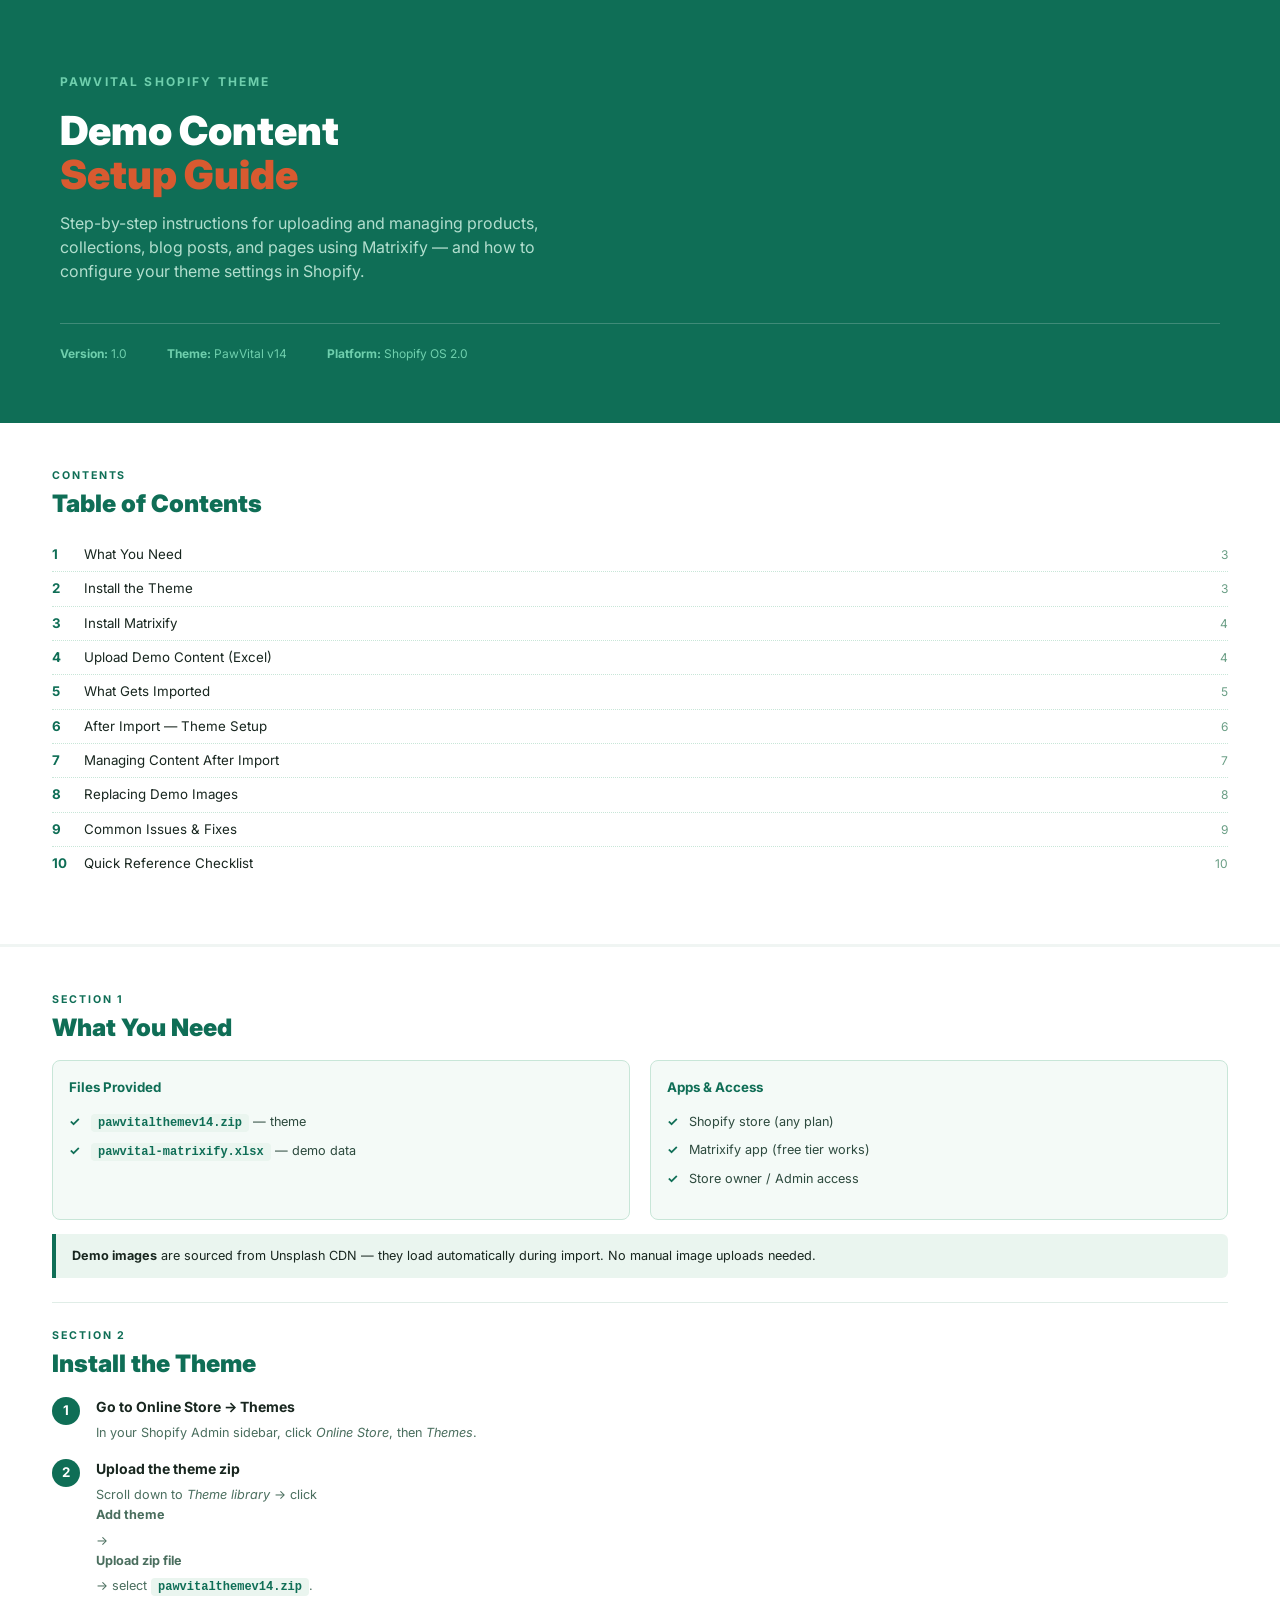
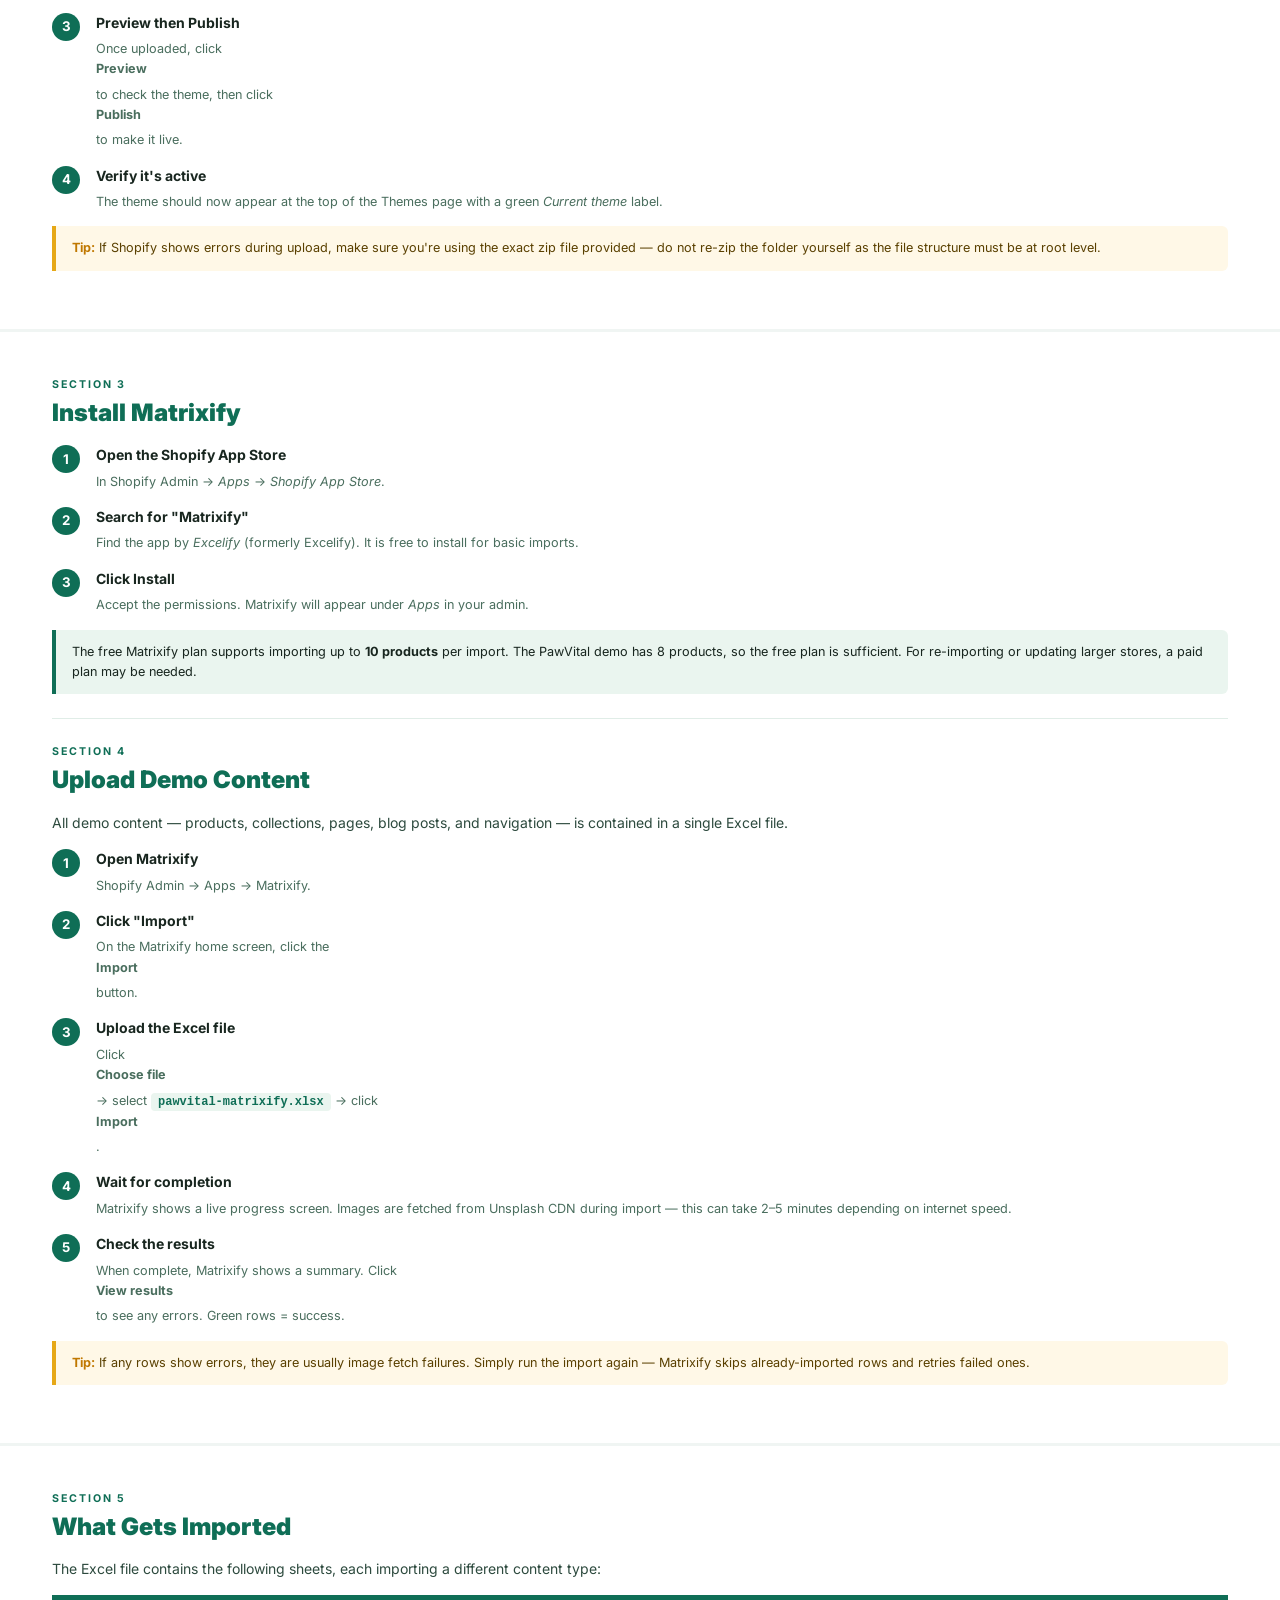
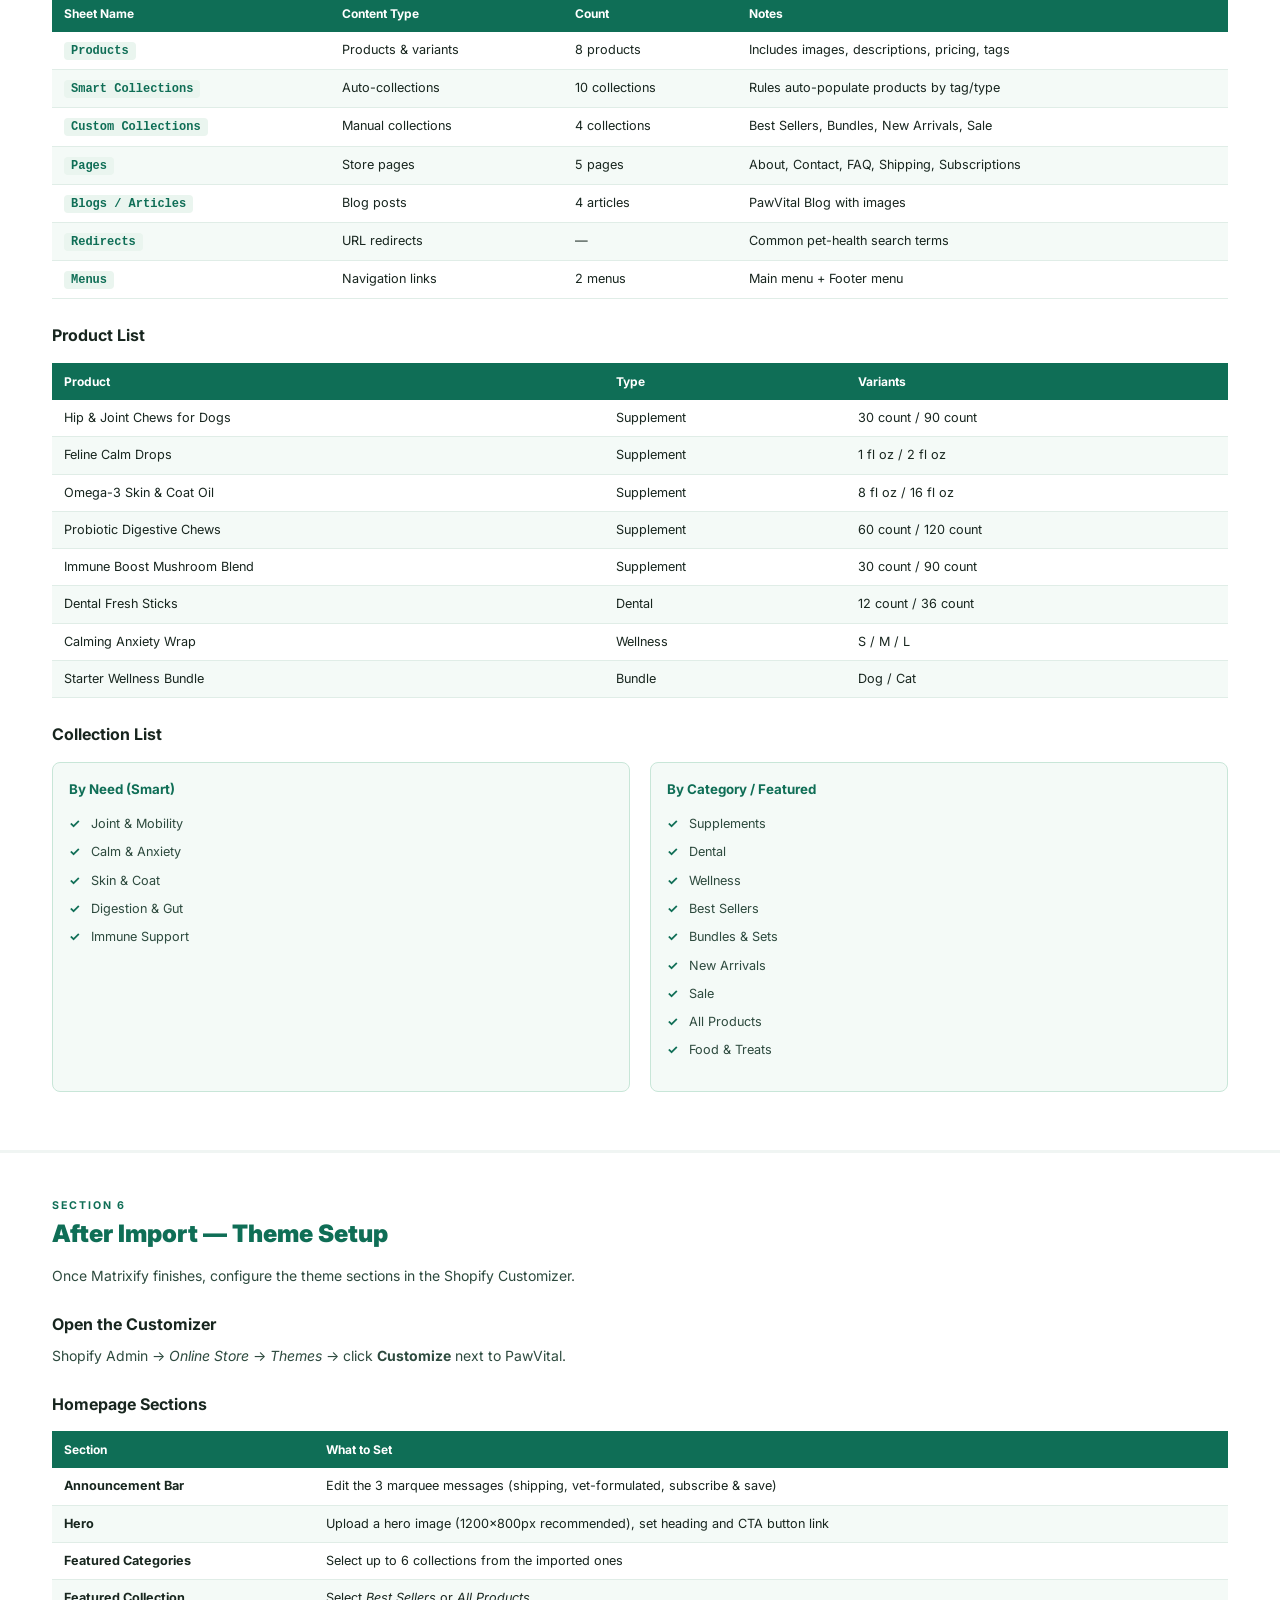
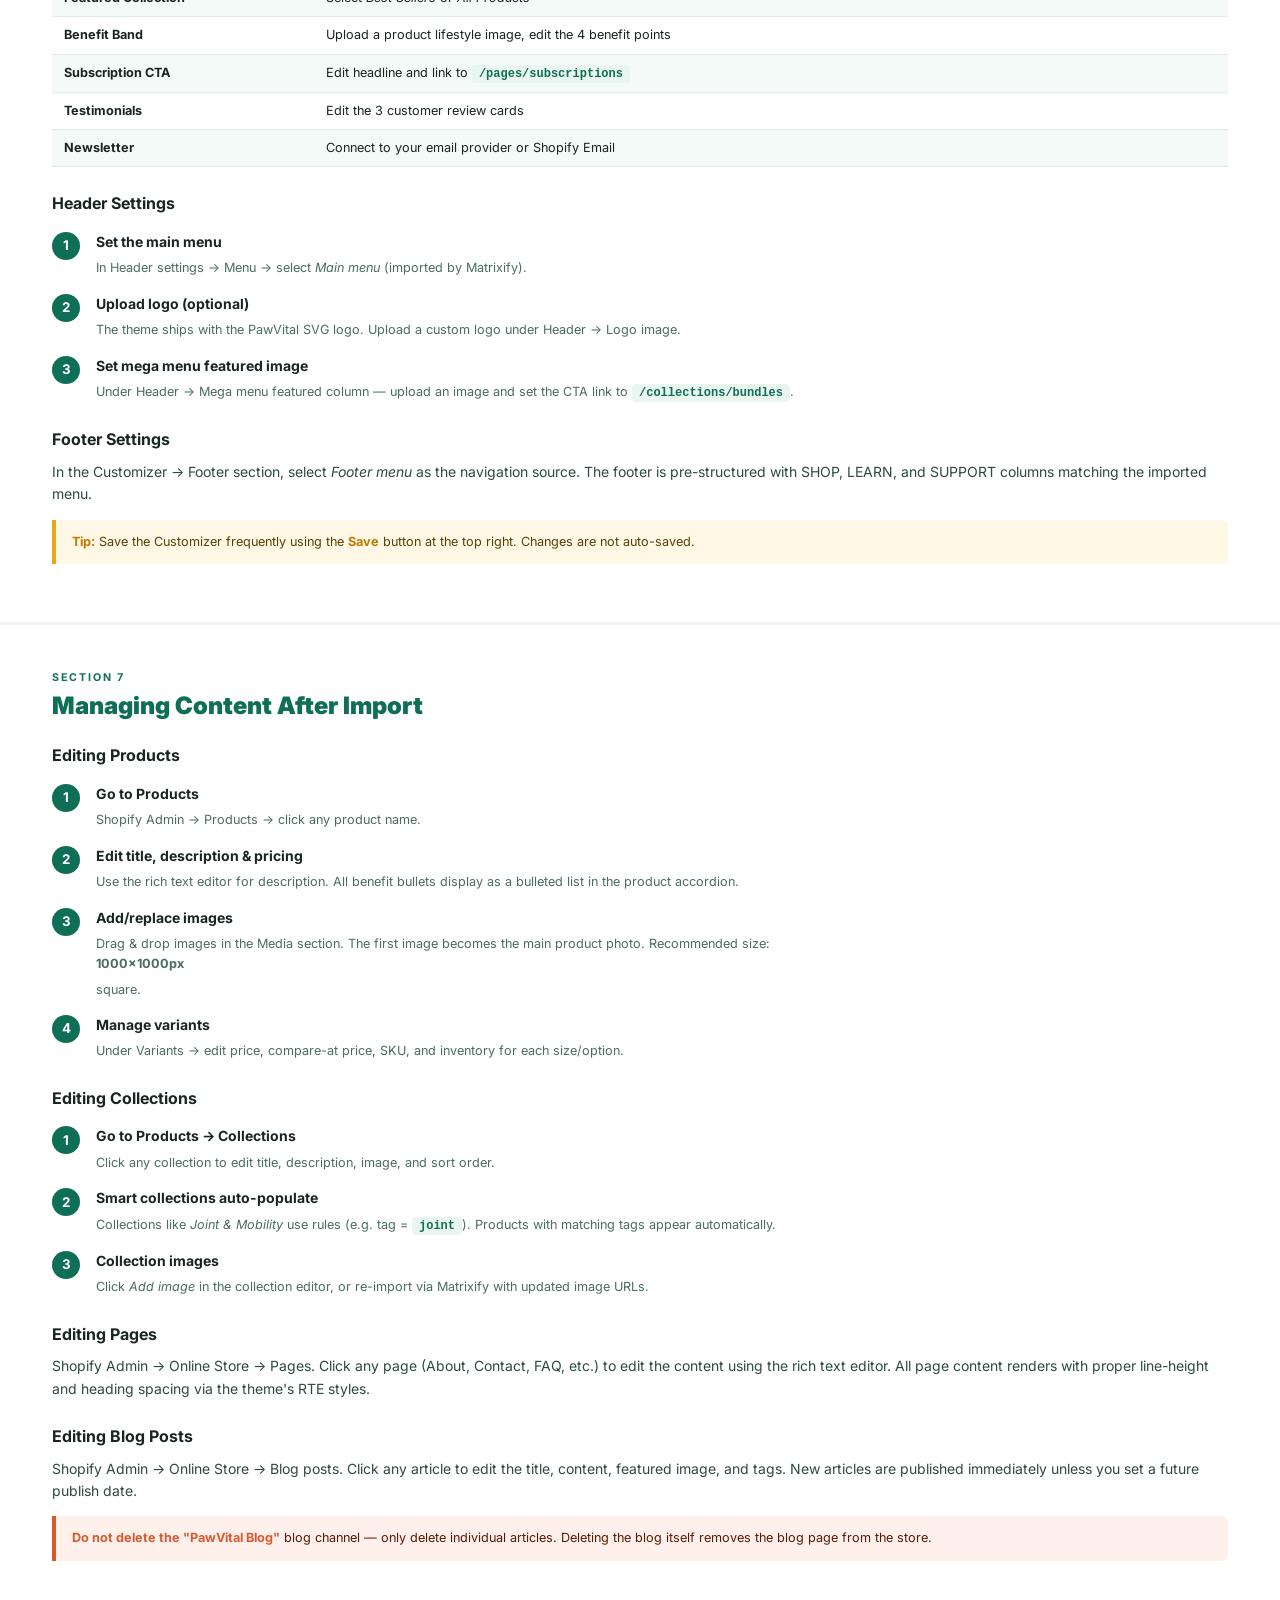
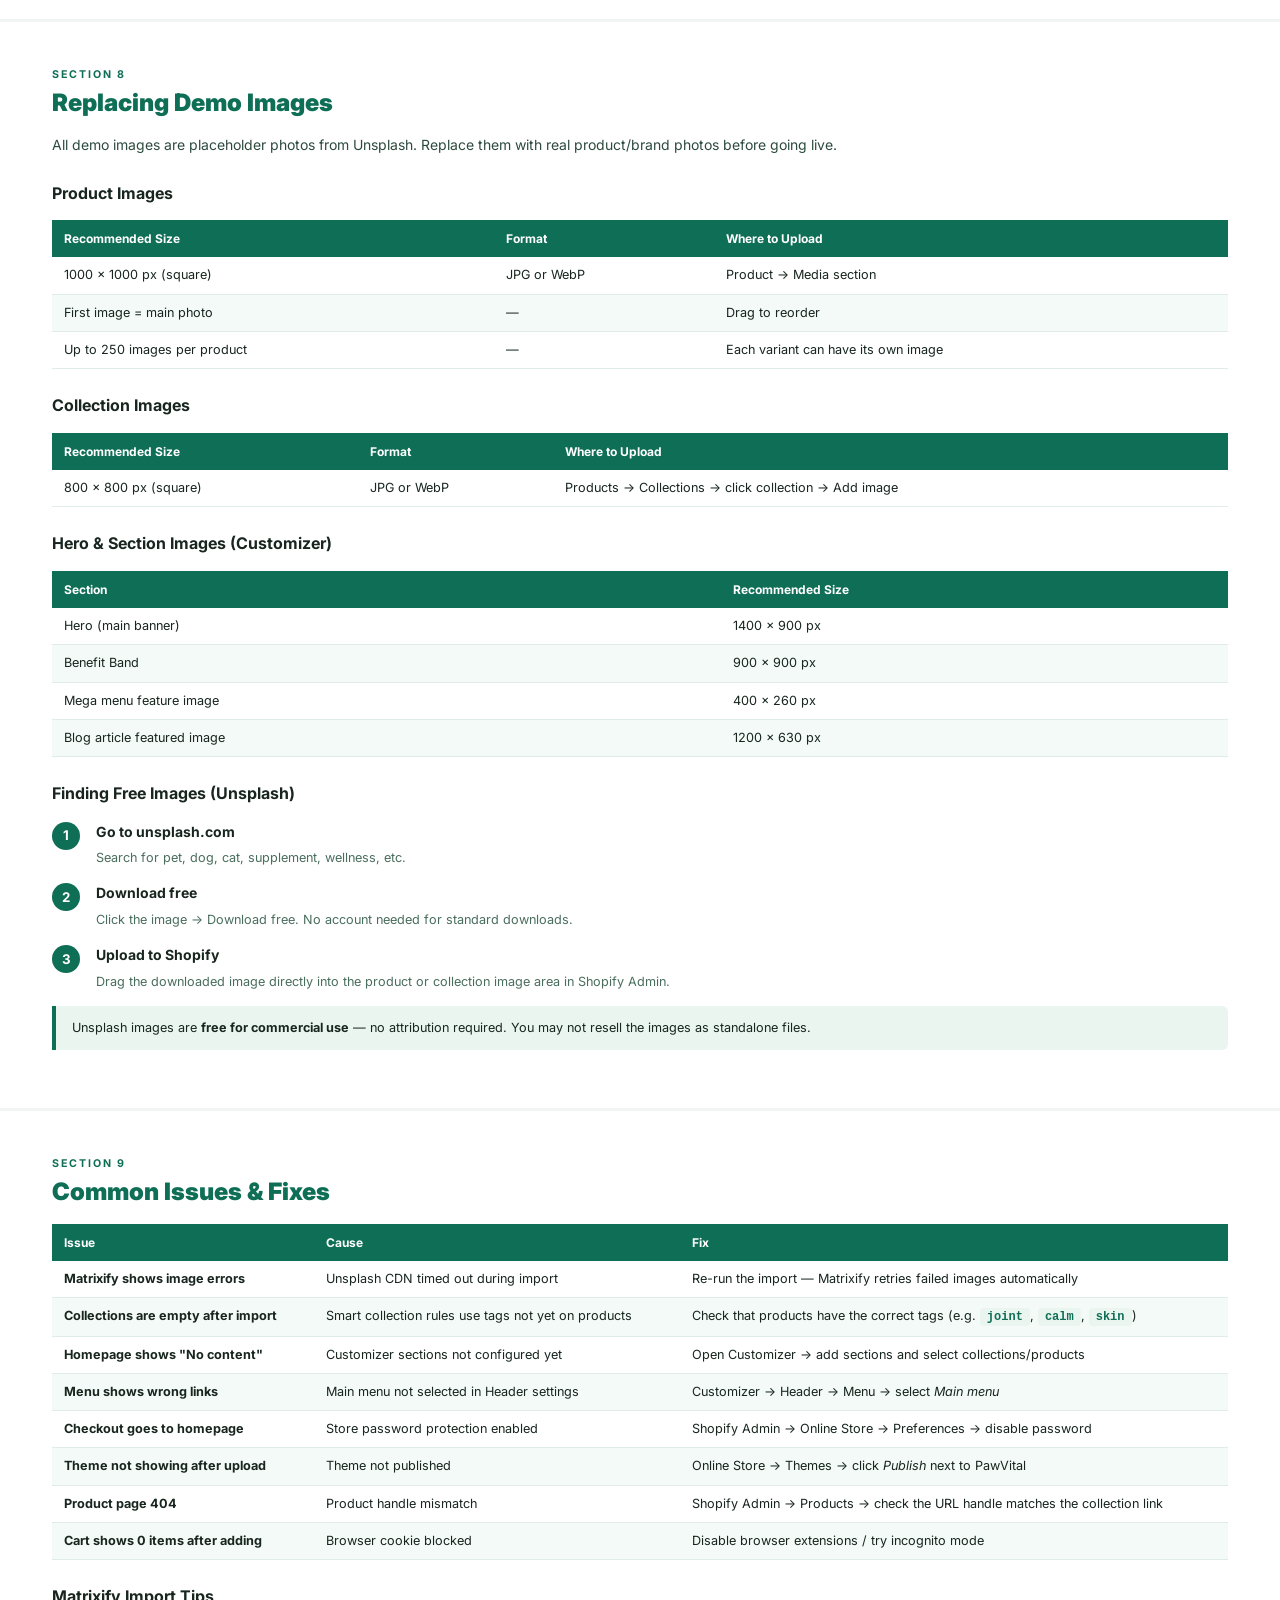
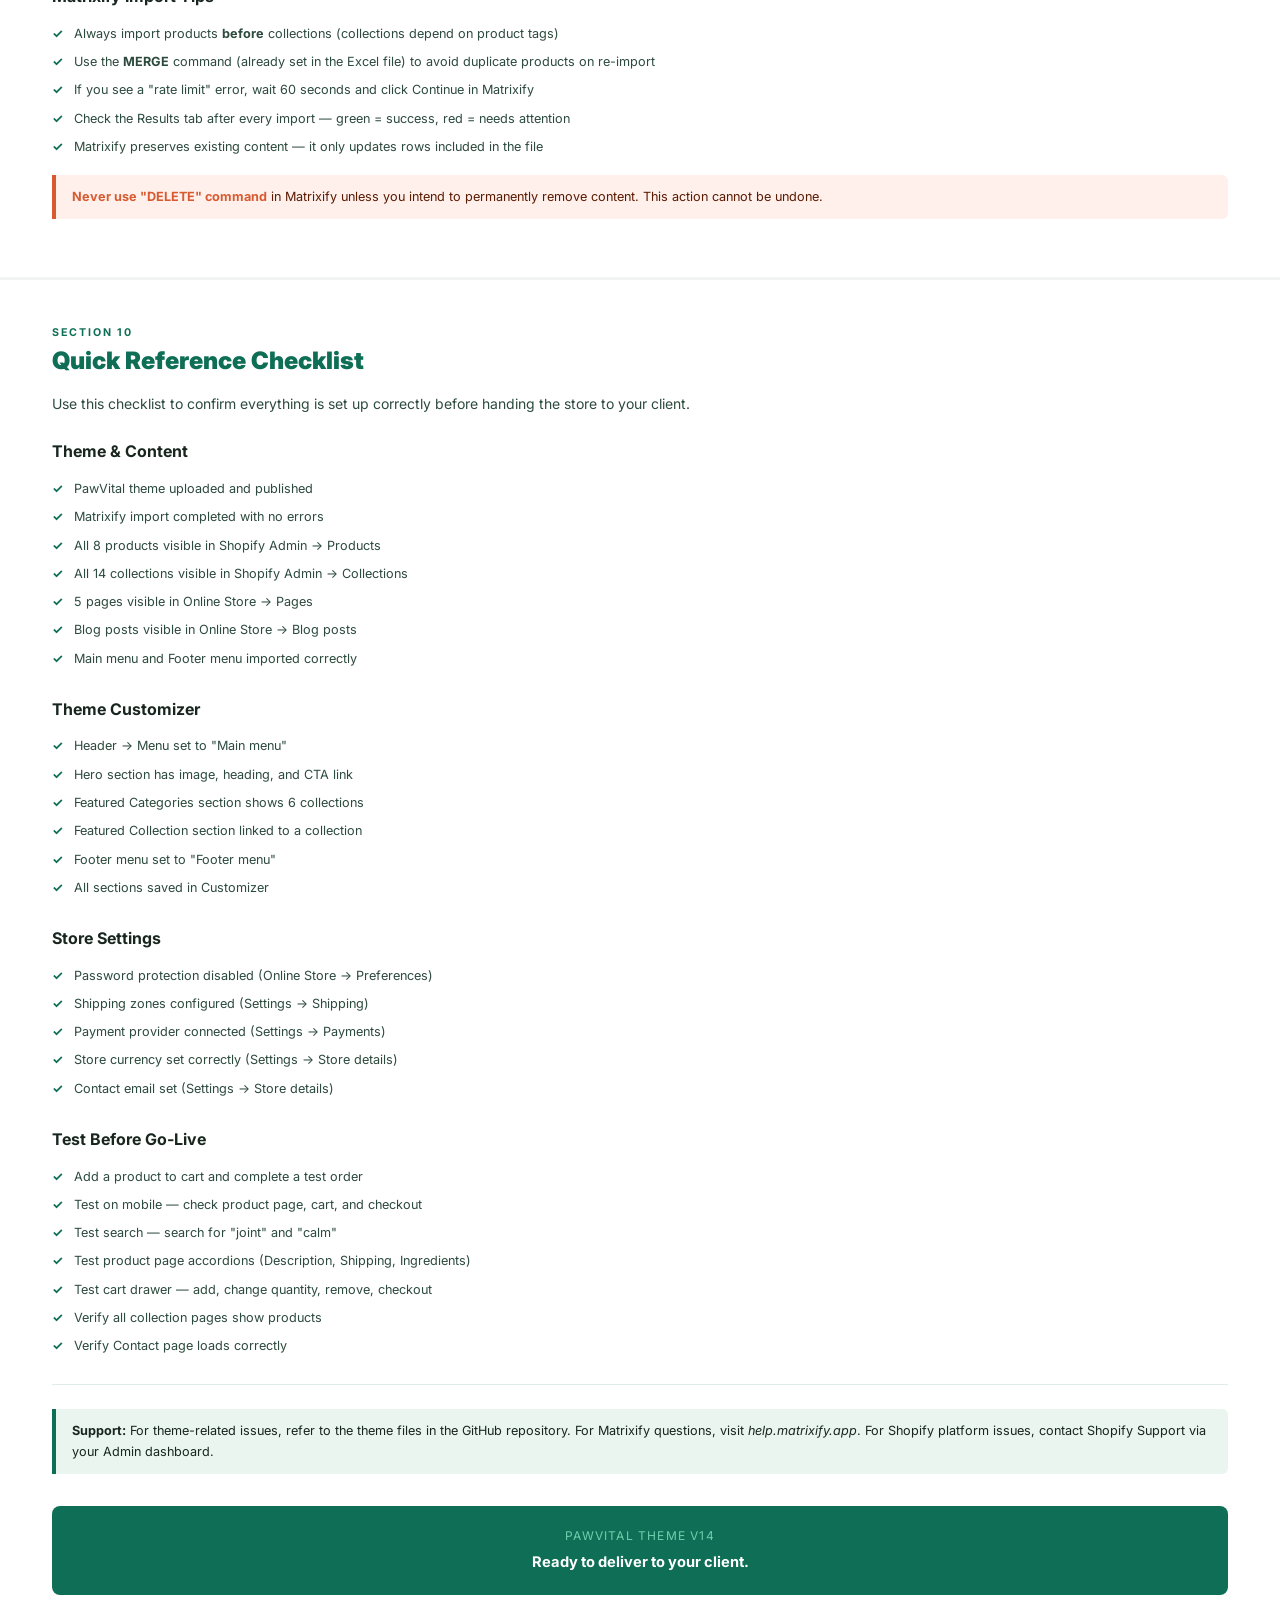
<file: pawvital-demo-guide.html>
<!DOCTYPE html>
<html lang="en">
<head>
<meta charset="UTF-8">
<style>
  @import url('https://fonts.googleapis.com/css2?family=Inter:wght@400;600;700;900&display=swap');

  * { box-sizing: border-box; margin: 0; padding: 0; }

  body {
    font-family: 'Inter', Arial, sans-serif;
    font-size: 10.5pt;
    color: #18261f;
    background: #fff;
    line-height: 1.6;
  }

  /* ── Cover ── */
  .cover {
    background: #0F6E56;
    color: #fff;
    padding: 72px 60px 60px;
    min-height: 260px;
    page-break-after: always;
  }
  .cover-tag {
    font-size: 9pt;
    font-weight: 700;
    letter-spacing: .18em;
    text-transform: uppercase;
    color: #6fcfad;
    margin-bottom: 18px;
  }
  .cover h1 {
    font-size: 30pt;
    font-weight: 900;
    line-height: 1.1;
    margin-bottom: 14px;
  }
  .cover h1 span { color: #D85A30; }
  .cover-sub {
    font-size: 12pt;
    color: #b2dece;
    max-width: 480px;
    line-height: 1.5;
  }
  .cover-meta {
    margin-top: 40px;
    font-size: 9pt;
    color: #6fcfad;
    border-top: 1px solid rgba(255,255,255,.2);
    padding-top: 20px;
    display: flex;
    gap: 40px;
  }

  /* ── Page layout ── */
  .page { padding: 44px 52px; }
  .page + .page { border-top: 3px solid #f0f5f3; }

  /* ── Section headers ── */
  .section-label {
    font-size: 8pt;
    font-weight: 700;
    letter-spacing: .18em;
    text-transform: uppercase;
    color: #0F6E56;
    margin-bottom: 6px;
  }
  h2 {
    font-size: 18pt;
    font-weight: 900;
    color: #0F6E56;
    margin-bottom: 18px;
    line-height: 1.15;
  }
  h3 {
    font-size: 12pt;
    font-weight: 700;
    color: #18261f;
    margin: 24px 0 8px;
  }
  h4 {
    font-size: 10pt;
    font-weight: 700;
    color: #0F6E56;
    margin: 16px 0 6px;
  }
  p { margin-bottom: 10px; color: #2d4a3e; }

  /* ── Steps ── */
  .steps { margin: 14px 0; }
  .step {
    display: flex;
    gap: 16px;
    margin-bottom: 14px;
    align-items: flex-start;
  }
  .step-num {
    width: 28px;
    height: 28px;
    border-radius: 50%;
    background: #0F6E56;
    color: #fff;
    font-size: 10pt;
    font-weight: 700;
    flex-shrink: 0;
    display: flex;
    align-items: center;
    justify-content: center;
    margin-top: 1px;
  }
  .step-body { flex: 1; }
  .step-body strong { font-weight: 700; display: block; margin-bottom: 3px; }
  .step-body span { color: #4a6e5e; font-size: 9.5pt; }

  /* ── Code / path ── */
  code {
    background: #eaf5ef;
    color: #0F6E56;
    font-family: 'Courier New', monospace;
    font-size: 9pt;
    padding: 2px 7px;
    border-radius: 4px;
    font-weight: 600;
  }
  .path-box {
    background: #f4faf7;
    border: 1px solid #c8e6d8;
    border-left: 4px solid #0F6E56;
    border-radius: 6px;
    padding: 12px 16px;
    margin: 10px 0;
    font-family: 'Courier New', monospace;
    font-size: 9pt;
    color: #0F6E56;
    font-weight: 600;
  }

  /* ── Info / tip boxes ── */
  .tip {
    background: #fff8e7;
    border-left: 4px solid #e6a817;
    border-radius: 0 6px 6px 0;
    padding: 12px 16px;
    margin: 14px 0;
    font-size: 9.5pt;
    color: #5a4000;
  }
  .tip strong { color: #c07800; }
  .info {
    background: #eaf5ef;
    border-left: 4px solid #0F6E56;
    border-radius: 0 6px 6px 0;
    padding: 12px 16px;
    margin: 14px 0;
    font-size: 9.5pt;
    color: #18261f;
  }
  .warning {
    background: #fff0ec;
    border-left: 4px solid #D85A30;
    border-radius: 0 6px 6px 0;
    padding: 12px 16px;
    margin: 14px 0;
    font-size: 9.5pt;
    color: #5a1a00;
  }
  .warning strong { color: #D85A30; }

  /* ── Table ── */
  table {
    width: 100%;
    border-collapse: collapse;
    margin: 14px 0;
    font-size: 9.5pt;
  }
  th {
    background: #0F6E56;
    color: #fff;
    font-weight: 700;
    padding: 9px 12px;
    text-align: left;
    font-size: 9pt;
  }
  td {
    padding: 8px 12px;
    border-bottom: 1px solid #e0ede7;
    vertical-align: top;
  }
  tr:nth-child(even) td { background: #f4faf7; }

  /* ── Divider ── */
  hr { border: none; border-top: 1px solid #e0ede7; margin: 24px 0; }

  /* ── TOC ── */
  .toc { margin: 20px 0; }
  .toc-item {
    display: flex;
    justify-content: space-between;
    align-items: baseline;
    padding: 6px 0;
    border-bottom: 1px dotted #c8e6d8;
    font-size: 10pt;
  }
  .toc-item:last-child { border-bottom: none; }
  .toc-num { color: #0F6E56; font-weight: 700; min-width: 24px; }
  .toc-title { flex: 1; padding: 0 8px; }
  .toc-page { color: #6a9e85; font-size: 9pt; }

  /* ── Print ── */
  @page {
    margin: 0;
    size: A4;
  }
  @media print {
    .page-break { page-break-before: always; }
  }
  .page-break { page-break-before: always; }

  /* ── Badge ── */
  .badge {
    display: inline-block;
    background: #D85A30;
    color: #fff;
    font-size: 8pt;
    font-weight: 700;
    padding: 2px 8px;
    border-radius: 99px;
    margin-left: 6px;
    vertical-align: middle;
  }
  .badge-green {
    background: #0F6E56;
  }

  ul.checklist { list-style: none; padding: 0; margin: 10px 0; }
  ul.checklist li {
    padding: 4px 0 4px 22px;
    position: relative;
    font-size: 9.5pt;
    color: #2d4a3e;
  }
  ul.checklist li::before {
    content: "✓";
    position: absolute;
    left: 0;
    color: #0F6E56;
    font-weight: 700;
  }

  .two-col { display: grid; grid-template-columns: 1fr 1fr; gap: 20px; margin: 14px 0; }
  .col-box {
    background: #f4faf7;
    border: 1px solid #c8e6d8;
    border-radius: 8px;
    padding: 16px;
  }
  .col-box h4 { margin-top: 0; }
</style>
</head>
<body>

<!-- ══════════════════════════════════════════════════ COVER -->
<div class="cover">
  <div class="cover-tag">PawVital Shopify Theme</div>
  <h1>Demo Content<br><span>Setup Guide</span></h1>
  <p class="cover-sub">Step-by-step instructions for uploading and managing products, collections, blog posts, and pages using Matrixify — and how to configure your theme settings in Shopify.</p>
  <div class="cover-meta">
    <span><strong>Version:</strong> 1.0</span>
    <span><strong>Theme:</strong> PawVital v14</span>
    <span><strong>Platform:</strong> Shopify OS 2.0</span>
  </div>
</div>

<!-- ══════════════════════════════════════════════════ TOC -->
<div class="page">
  <div class="section-label">Contents</div>
  <h2>Table of Contents</h2>
  <div class="toc">
    <div class="toc-item"><span class="toc-num">1</span><span class="toc-title">What You Need</span><span class="toc-page">3</span></div>
    <div class="toc-item"><span class="toc-num">2</span><span class="toc-title">Install the Theme</span><span class="toc-page">3</span></div>
    <div class="toc-item"><span class="toc-num">3</span><span class="toc-title">Install Matrixify</span><span class="toc-page">4</span></div>
    <div class="toc-item"><span class="toc-num">4</span><span class="toc-title">Upload Demo Content (Excel)</span><span class="toc-page">4</span></div>
    <div class="toc-item"><span class="toc-num">5</span><span class="toc-title">What Gets Imported</span><span class="toc-page">5</span></div>
    <div class="toc-item"><span class="toc-num">6</span><span class="toc-title">After Import — Theme Setup</span><span class="toc-page">6</span></div>
    <div class="toc-item"><span class="toc-num">7</span><span class="toc-title">Managing Content After Import</span><span class="toc-page">7</span></div>
    <div class="toc-item"><span class="toc-num">8</span><span class="toc-title">Replacing Demo Images</span><span class="toc-page">8</span></div>
    <div class="toc-item"><span class="toc-num">9</span><span class="toc-title">Common Issues &amp; Fixes</span><span class="toc-page">9</span></div>
    <div class="toc-item"><span class="toc-num">10</span><span class="toc-title">Quick Reference Checklist</span><span class="toc-page">10</span></div>
  </div>
</div>

<!-- ══════════════════════════════════════════════════ SEC 1 & 2 -->
<div class="page page-break">
  <div class="section-label">Section 1</div>
  <h2>What You Need</h2>

  <div class="two-col">
    <div class="col-box">
      <h4>Files Provided</h4>
      <ul class="checklist">
        <li><code>pawvitalthemev14.zip</code> — theme</li>
        <li><code>pawvital-matrixify.xlsx</code> — demo data</li>
      </ul>
    </div>
    <div class="col-box">
      <h4>Apps &amp; Access</h4>
      <ul class="checklist">
        <li>Shopify store (any plan)</li>
        <li>Matrixify app (free tier works)</li>
        <li>Store owner / Admin access</li>
      </ul>
    </div>
  </div>

  <div class="info">
    <strong>Demo images</strong> are sourced from Unsplash CDN — they load automatically during import. No manual image uploads needed.
  </div>

  <hr>

  <div class="section-label">Section 2</div>
  <h2>Install the Theme</h2>

  <div class="steps">
    <div class="step">
      <div class="step-num">1</div>
      <div class="step-body">
        <strong>Go to Online Store → Themes</strong>
        <span>In your Shopify Admin sidebar, click <em>Online Store</em>, then <em>Themes</em>.</span>
      </div>
    </div>
    <div class="step">
      <div class="step-num">2</div>
      <div class="step-body">
        <strong>Upload the theme zip</strong>
        <span>Scroll down to <em>Theme library</em> → click <strong>Add theme</strong> → <strong>Upload zip file</strong> → select <code>pawvitalthemev14.zip</code>.</span>
      </div>
    </div>
    <div class="step">
      <div class="step-num">3</div>
      <div class="step-body">
        <strong>Preview then Publish</strong>
        <span>Once uploaded, click <strong>Preview</strong> to check the theme, then click <strong>Publish</strong> to make it live.</span>
      </div>
    </div>
    <div class="step">
      <div class="step-num">4</div>
      <div class="step-body">
        <strong>Verify it's active</strong>
        <span>The theme should now appear at the top of the Themes page with a green <em>Current theme</em> label.</span>
      </div>
    </div>
  </div>

  <div class="tip">
    <strong>Tip:</strong> If Shopify shows errors during upload, make sure you're using the exact zip file provided — do not re-zip the folder yourself as the file structure must be at root level.
  </div>
</div>

<!-- ══════════════════════════════════════════════════ SEC 3 & 4 -->
<div class="page page-break">
  <div class="section-label">Section 3</div>
  <h2>Install Matrixify</h2>

  <div class="steps">
    <div class="step">
      <div class="step-num">1</div>
      <div class="step-body">
        <strong>Open the Shopify App Store</strong>
        <span>In Shopify Admin → <em>Apps</em> → <em>Shopify App Store</em>.</span>
      </div>
    </div>
    <div class="step">
      <div class="step-num">2</div>
      <div class="step-body">
        <strong>Search for "Matrixify"</strong>
        <span>Find the app by <em>Excelify</em> (formerly Excelify). It is free to install for basic imports.</span>
      </div>
    </div>
    <div class="step">
      <div class="step-num">3</div>
      <div class="step-body">
        <strong>Click Install</strong>
        <span>Accept the permissions. Matrixify will appear under <em>Apps</em> in your admin.</span>
      </div>
    </div>
  </div>

  <div class="info">
    The free Matrixify plan supports importing up to <strong>10 products</strong> per import. The PawVital demo has 8 products, so the free plan is sufficient. For re-importing or updating larger stores, a paid plan may be needed.
  </div>

  <hr>

  <div class="section-label">Section 4</div>
  <h2>Upload Demo Content</h2>
  <p>All demo content — products, collections, pages, blog posts, and navigation — is contained in a single Excel file.</p>

  <div class="steps">
    <div class="step">
      <div class="step-num">1</div>
      <div class="step-body">
        <strong>Open Matrixify</strong>
        <span>Shopify Admin → Apps → Matrixify.</span>
      </div>
    </div>
    <div class="step">
      <div class="step-num">2</div>
      <div class="step-body">
        <strong>Click "Import"</strong>
        <span>On the Matrixify home screen, click the <strong>Import</strong> button.</span>
      </div>
    </div>
    <div class="step">
      <div class="step-num">3</div>
      <div class="step-body">
        <strong>Upload the Excel file</strong>
        <span>Click <strong>Choose file</strong> → select <code>pawvital-matrixify.xlsx</code> → click <strong>Import</strong>.</span>
      </div>
    </div>
    <div class="step">
      <div class="step-num">4</div>
      <div class="step-body">
        <strong>Wait for completion</strong>
        <span>Matrixify shows a live progress screen. Images are fetched from Unsplash CDN during import — this can take 2–5 minutes depending on internet speed.</span>
      </div>
    </div>
    <div class="step">
      <div class="step-num">5</div>
      <div class="step-body">
        <strong>Check the results</strong>
        <span>When complete, Matrixify shows a summary. Click <strong>View results</strong> to see any errors. Green rows = success.</span>
      </div>
    </div>
  </div>

  <div class="tip">
    <strong>Tip:</strong> If any rows show errors, they are usually image fetch failures. Simply run the import again — Matrixify skips already-imported rows and retries failed ones.
  </div>
</div>

<!-- ══════════════════════════════════════════════════ SEC 5 -->
<div class="page page-break">
  <div class="section-label">Section 5</div>
  <h2>What Gets Imported</h2>
  <p>The Excel file contains the following sheets, each importing a different content type:</p>

  <table>
    <thead>
      <tr><th>Sheet Name</th><th>Content Type</th><th>Count</th><th>Notes</th></tr>
    </thead>
    <tbody>
      <tr><td><code>Products</code></td><td>Products &amp; variants</td><td>8 products</td><td>Includes images, descriptions, pricing, tags</td></tr>
      <tr><td><code>Smart Collections</code></td><td>Auto-collections</td><td>10 collections</td><td>Rules auto-populate products by tag/type</td></tr>
      <tr><td><code>Custom Collections</code></td><td>Manual collections</td><td>4 collections</td><td>Best Sellers, Bundles, New Arrivals, Sale</td></tr>
      <tr><td><code>Pages</code></td><td>Store pages</td><td>5 pages</td><td>About, Contact, FAQ, Shipping, Subscriptions</td></tr>
      <tr><td><code>Blogs / Articles</code></td><td>Blog posts</td><td>4 articles</td><td>PawVital Blog with images</td></tr>
      <tr><td><code>Redirects</code></td><td>URL redirects</td><td>—</td><td>Common pet-health search terms</td></tr>
      <tr><td><code>Menus</code></td><td>Navigation links</td><td>2 menus</td><td>Main menu + Footer menu</td></tr>
    </tbody>
  </table>

  <h3>Product List</h3>
  <table>
    <thead>
      <tr><th>Product</th><th>Type</th><th>Variants</th></tr>
    </thead>
    <tbody>
      <tr><td>Hip &amp; Joint Chews for Dogs</td><td>Supplement</td><td>30 count / 90 count</td></tr>
      <tr><td>Feline Calm Drops</td><td>Supplement</td><td>1 fl oz / 2 fl oz</td></tr>
      <tr><td>Omega-3 Skin &amp; Coat Oil</td><td>Supplement</td><td>8 fl oz / 16 fl oz</td></tr>
      <tr><td>Probiotic Digestive Chews</td><td>Supplement</td><td>60 count / 120 count</td></tr>
      <tr><td>Immune Boost Mushroom Blend</td><td>Supplement</td><td>30 count / 90 count</td></tr>
      <tr><td>Dental Fresh Sticks</td><td>Dental</td><td>12 count / 36 count</td></tr>
      <tr><td>Calming Anxiety Wrap</td><td>Wellness</td><td>S / M / L</td></tr>
      <tr><td>Starter Wellness Bundle</td><td>Bundle</td><td>Dog / Cat</td></tr>
    </tbody>
  </table>

  <h3>Collection List</h3>
  <div class="two-col">
    <div class="col-box">
      <h4>By Need (Smart)</h4>
      <ul class="checklist">
        <li>Joint &amp; Mobility</li>
        <li>Calm &amp; Anxiety</li>
        <li>Skin &amp; Coat</li>
        <li>Digestion &amp; Gut</li>
        <li>Immune Support</li>
      </ul>
    </div>
    <div class="col-box">
      <h4>By Category / Featured</h4>
      <ul class="checklist">
        <li>Supplements</li>
        <li>Dental</li>
        <li>Wellness</li>
        <li>Best Sellers</li>
        <li>Bundles &amp; Sets</li>
        <li>New Arrivals</li>
        <li>Sale</li>
        <li>All Products</li>
        <li>Food &amp; Treats</li>
      </ul>
    </div>
  </div>
</div>

<!-- ══════════════════════════════════════════════════ SEC 6 -->
<div class="page page-break">
  <div class="section-label">Section 6</div>
  <h2>After Import — Theme Setup</h2>
  <p>Once Matrixify finishes, configure the theme sections in the Shopify Customizer.</p>

  <h3>Open the Customizer</h3>
  <p>Shopify Admin → <em>Online Store</em> → <em>Themes</em> → click <strong>Customize</strong> next to PawVital.</p>

  <h3>Homepage Sections</h3>
  <table>
    <thead>
      <tr><th>Section</th><th>What to Set</th></tr>
    </thead>
    <tbody>
      <tr><td><strong>Announcement Bar</strong></td><td>Edit the 3 marquee messages (shipping, vet-formulated, subscribe &amp; save)</td></tr>
      <tr><td><strong>Hero</strong></td><td>Upload a hero image (1200×800px recommended), set heading and CTA button link</td></tr>
      <tr><td><strong>Featured Categories</strong></td><td>Select up to 6 collections from the imported ones</td></tr>
      <tr><td><strong>Featured Collection</strong></td><td>Select <em>Best Sellers</em> or <em>All Products</em></td></tr>
      <tr><td><strong>Benefit Band</strong></td><td>Upload a product lifestyle image, edit the 4 benefit points</td></tr>
      <tr><td><strong>Subscription CTA</strong></td><td>Edit headline and link to <code>/pages/subscriptions</code></td></tr>
      <tr><td><strong>Testimonials</strong></td><td>Edit the 3 customer review cards</td></tr>
      <tr><td><strong>Newsletter</strong></td><td>Connect to your email provider or Shopify Email</td></tr>
    </tbody>
  </table>

  <h3>Header Settings</h3>
  <div class="steps">
    <div class="step">
      <div class="step-num">1</div>
      <div class="step-body">
        <strong>Set the main menu</strong>
        <span>In Header settings → Menu → select <em>Main menu</em> (imported by Matrixify).</span>
      </div>
    </div>
    <div class="step">
      <div class="step-num">2</div>
      <div class="step-body">
        <strong>Upload logo (optional)</strong>
        <span>The theme ships with the PawVital SVG logo. Upload a custom logo under Header → Logo image.</span>
      </div>
    </div>
    <div class="step">
      <div class="step-num">3</div>
      <div class="step-body">
        <strong>Set mega menu featured image</strong>
        <span>Under Header → Mega menu featured column — upload an image and set the CTA link to <code>/collections/bundles</code>.</span>
      </div>
    </div>
  </div>

  <h3>Footer Settings</h3>
  <p>In the Customizer → Footer section, select <em>Footer menu</em> as the navigation source. The footer is pre-structured with SHOP, LEARN, and SUPPORT columns matching the imported menu.</p>

  <div class="tip">
    <strong>Tip:</strong> Save the Customizer frequently using the <strong>Save</strong> button at the top right. Changes are not auto-saved.
  </div>
</div>

<!-- ══════════════════════════════════════════════════ SEC 7 -->
<div class="page page-break">
  <div class="section-label">Section 7</div>
  <h2>Managing Content After Import</h2>

  <h3>Editing Products</h3>
  <div class="steps">
    <div class="step">
      <div class="step-num">1</div>
      <div class="step-body">
        <strong>Go to Products</strong>
        <span>Shopify Admin → Products → click any product name.</span>
      </div>
    </div>
    <div class="step">
      <div class="step-num">2</div>
      <div class="step-body">
        <strong>Edit title, description &amp; pricing</strong>
        <span>Use the rich text editor for description. All benefit bullets display as a bulleted list in the product accordion.</span>
      </div>
    </div>
    <div class="step">
      <div class="step-num">3</div>
      <div class="step-body">
        <strong>Add/replace images</strong>
        <span>Drag &amp; drop images in the Media section. The first image becomes the main product photo. Recommended size: <strong>1000×1000px</strong> square.</span>
      </div>
    </div>
    <div class="step">
      <div class="step-num">4</div>
      <div class="step-body">
        <strong>Manage variants</strong>
        <span>Under Variants → edit price, compare-at price, SKU, and inventory for each size/option.</span>
      </div>
    </div>
  </div>

  <h3>Editing Collections</h3>
  <div class="steps">
    <div class="step">
      <div class="step-num">1</div>
      <div class="step-body">
        <strong>Go to Products → Collections</strong>
        <span>Click any collection to edit title, description, image, and sort order.</span>
      </div>
    </div>
    <div class="step">
      <div class="step-num">2</div>
      <div class="step-body">
        <strong>Smart collections auto-populate</strong>
        <span>Collections like <em>Joint &amp; Mobility</em> use rules (e.g. tag = <code>joint</code>). Products with matching tags appear automatically.</span>
      </div>
    </div>
    <div class="step">
      <div class="step-num">3</div>
      <div class="step-body">
        <strong>Collection images</strong>
        <span>Click <em>Add image</em> in the collection editor, or re-import via Matrixify with updated image URLs.</span>
      </div>
    </div>
  </div>

  <h3>Editing Pages</h3>
  <p>Shopify Admin → Online Store → Pages. Click any page (About, Contact, FAQ, etc.) to edit the content using the rich text editor. All page content renders with proper line-height and heading spacing via the theme's RTE styles.</p>

  <h3>Editing Blog Posts</h3>
  <p>Shopify Admin → Online Store → Blog posts. Click any article to edit the title, content, featured image, and tags. New articles are published immediately unless you set a future publish date.</p>

  <div class="warning">
    <strong>Do not delete the "PawVital Blog"</strong> blog channel — only delete individual articles. Deleting the blog itself removes the blog page from the store.
  </div>
</div>

<!-- ══════════════════════════════════════════════════ SEC 8 -->
<div class="page page-break">
  <div class="section-label">Section 8</div>
  <h2>Replacing Demo Images</h2>
  <p>All demo images are placeholder photos from Unsplash. Replace them with real product/brand photos before going live.</p>

  <h3>Product Images</h3>
  <table>
    <thead>
      <tr><th>Recommended Size</th><th>Format</th><th>Where to Upload</th></tr>
    </thead>
    <tbody>
      <tr><td>1000 × 1000 px (square)</td><td>JPG or WebP</td><td>Product → Media section</td></tr>
      <tr><td>First image = main photo</td><td>—</td><td>Drag to reorder</td></tr>
      <tr><td>Up to 250 images per product</td><td>—</td><td>Each variant can have its own image</td></tr>
    </tbody>
  </table>

  <h3>Collection Images</h3>
  <table>
    <thead>
      <tr><th>Recommended Size</th><th>Format</th><th>Where to Upload</th></tr>
    </thead>
    <tbody>
      <tr><td>800 × 800 px (square)</td><td>JPG or WebP</td><td>Products → Collections → click collection → Add image</td></tr>
    </tbody>
  </table>

  <h3>Hero &amp; Section Images (Customizer)</h3>
  <table>
    <thead>
      <tr><th>Section</th><th>Recommended Size</th></tr>
    </thead>
    <tbody>
      <tr><td>Hero (main banner)</td><td>1400 × 900 px</td></tr>
      <tr><td>Benefit Band</td><td>900 × 900 px</td></tr>
      <tr><td>Mega menu feature image</td><td>400 × 260 px</td></tr>
      <tr><td>Blog article featured image</td><td>1200 × 630 px</td></tr>
    </tbody>
  </table>

  <h3>Finding Free Images (Unsplash)</h3>
  <div class="steps">
    <div class="step">
      <div class="step-num">1</div>
      <div class="step-body">
        <strong>Go to unsplash.com</strong>
        <span>Search for pet, dog, cat, supplement, wellness, etc.</span>
      </div>
    </div>
    <div class="step">
      <div class="step-num">2</div>
      <div class="step-body">
        <strong>Download free</strong>
        <span>Click the image → Download free. No account needed for standard downloads.</span>
      </div>
    </div>
    <div class="step">
      <div class="step-num">3</div>
      <div class="step-body">
        <strong>Upload to Shopify</strong>
        <span>Drag the downloaded image directly into the product or collection image area in Shopify Admin.</span>
      </div>
    </div>
  </div>

  <div class="info">
    Unsplash images are <strong>free for commercial use</strong> — no attribution required. You may not resell the images as standalone files.
  </div>
</div>

<!-- ══════════════════════════════════════════════════ SEC 9 -->
<div class="page page-break">
  <div class="section-label">Section 9</div>
  <h2>Common Issues &amp; Fixes</h2>

  <table>
    <thead>
      <tr><th>Issue</th><th>Cause</th><th>Fix</th></tr>
    </thead>
    <tbody>
      <tr>
        <td><strong>Matrixify shows image errors</strong></td>
        <td>Unsplash CDN timed out during import</td>
        <td>Re-run the import — Matrixify retries failed images automatically</td>
      </tr>
      <tr>
        <td><strong>Collections are empty after import</strong></td>
        <td>Smart collection rules use tags not yet on products</td>
        <td>Check that products have the correct tags (e.g. <code>joint</code>, <code>calm</code>, <code>skin</code>)</td>
      </tr>
      <tr>
        <td><strong>Homepage shows "No content"</strong></td>
        <td>Customizer sections not configured yet</td>
        <td>Open Customizer → add sections and select collections/products</td>
      </tr>
      <tr>
        <td><strong>Menu shows wrong links</strong></td>
        <td>Main menu not selected in Header settings</td>
        <td>Customizer → Header → Menu → select <em>Main menu</em></td>
      </tr>
      <tr>
        <td><strong>Checkout goes to homepage</strong></td>
        <td>Store password protection enabled</td>
        <td>Shopify Admin → Online Store → Preferences → disable password</td>
      </tr>
      <tr>
        <td><strong>Theme not showing after upload</strong></td>
        <td>Theme not published</td>
        <td>Online Store → Themes → click <em>Publish</em> next to PawVital</td>
      </tr>
      <tr>
        <td><strong>Product page 404</strong></td>
        <td>Product handle mismatch</td>
        <td>Shopify Admin → Products → check the URL handle matches the collection link</td>
      </tr>
      <tr>
        <td><strong>Cart shows 0 items after adding</strong></td>
        <td>Browser cookie blocked</td>
        <td>Disable browser extensions / try incognito mode</td>
      </tr>
    </tbody>
  </table>

  <h3>Matrixify Import Tips</h3>
  <ul class="checklist">
    <li>Always import products <strong>before</strong> collections (collections depend on product tags)</li>
    <li>Use the <strong>MERGE</strong> command (already set in the Excel file) to avoid duplicate products on re-import</li>
    <li>If you see a "rate limit" error, wait 60 seconds and click Continue in Matrixify</li>
    <li>Check the Results tab after every import — green = success, red = needs attention</li>
    <li>Matrixify preserves existing content — it only updates rows included in the file</li>
  </ul>

  <div class="warning">
    <strong>Never use "DELETE" command</strong> in Matrixify unless you intend to permanently remove content. This action cannot be undone.
  </div>
</div>

<!-- ══════════════════════════════════════════════════ SEC 10 -->
<div class="page page-break">
  <div class="section-label">Section 10</div>
  <h2>Quick Reference Checklist</h2>
  <p>Use this checklist to confirm everything is set up correctly before handing the store to your client.</p>

  <h3>Theme &amp; Content</h3>
  <ul class="checklist">
    <li>PawVital theme uploaded and published</li>
    <li>Matrixify import completed with no errors</li>
    <li>All 8 products visible in Shopify Admin → Products</li>
    <li>All 14 collections visible in Shopify Admin → Collections</li>
    <li>5 pages visible in Online Store → Pages</li>
    <li>Blog posts visible in Online Store → Blog posts</li>
    <li>Main menu and Footer menu imported correctly</li>
  </ul>

  <h3>Theme Customizer</h3>
  <ul class="checklist">
    <li>Header → Menu set to "Main menu"</li>
    <li>Hero section has image, heading, and CTA link</li>
    <li>Featured Categories section shows 6 collections</li>
    <li>Featured Collection section linked to a collection</li>
    <li>Footer menu set to "Footer menu"</li>
    <li>All sections saved in Customizer</li>
  </ul>

  <h3>Store Settings</h3>
  <ul class="checklist">
    <li>Password protection disabled (Online Store → Preferences)</li>
    <li>Shipping zones configured (Settings → Shipping)</li>
    <li>Payment provider connected (Settings → Payments)</li>
    <li>Store currency set correctly (Settings → Store details)</li>
    <li>Contact email set (Settings → Store details)</li>
  </ul>

  <h3>Test Before Go-Live</h3>
  <ul class="checklist">
    <li>Add a product to cart and complete a test order</li>
    <li>Test on mobile — check product page, cart, and checkout</li>
    <li>Test search — search for "joint" and "calm"</li>
    <li>Test product page accordions (Description, Shipping, Ingredients)</li>
    <li>Test cart drawer — add, change quantity, remove, checkout</li>
    <li>Verify all collection pages show products</li>
    <li>Verify Contact page loads correctly</li>
  </ul>

  <hr>

  <div class="info">
    <strong>Support:</strong> For theme-related issues, refer to the theme files in the GitHub repository. For Matrixify questions, visit <em>help.matrixify.app</em>. For Shopify platform issues, contact Shopify Support via your Admin dashboard.
  </div>

  <div style="margin-top:32px; padding:20px; background:#0F6E56; border-radius:8px; color:#fff; text-align:center;">
    <div style="font-size:9pt; letter-spacing:.1em; text-transform:uppercase; color:#6fcfad; margin-bottom:6px;">PawVital Theme v14</div>
    <div style="font-size:11pt; font-weight:700;">Ready to deliver to your client.</div>
  </div>
</div>

</body>
</html>
</file>
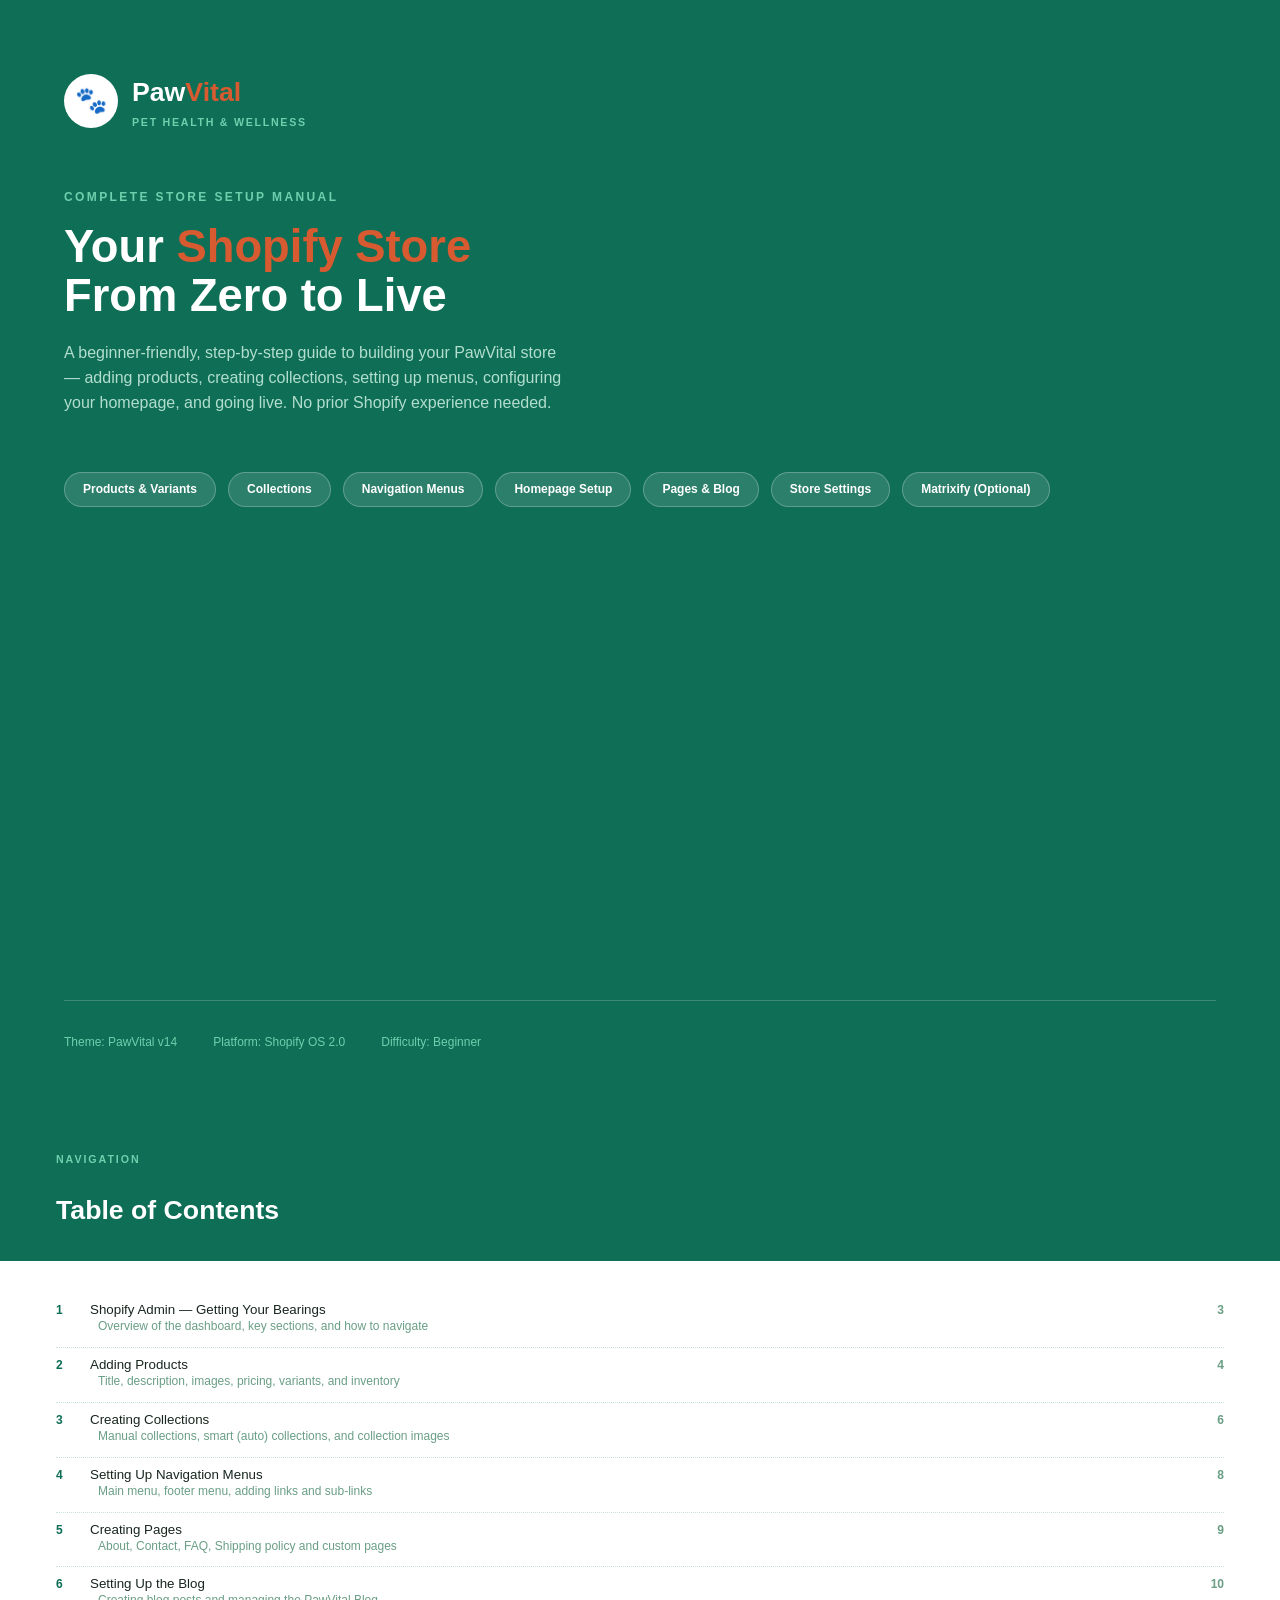
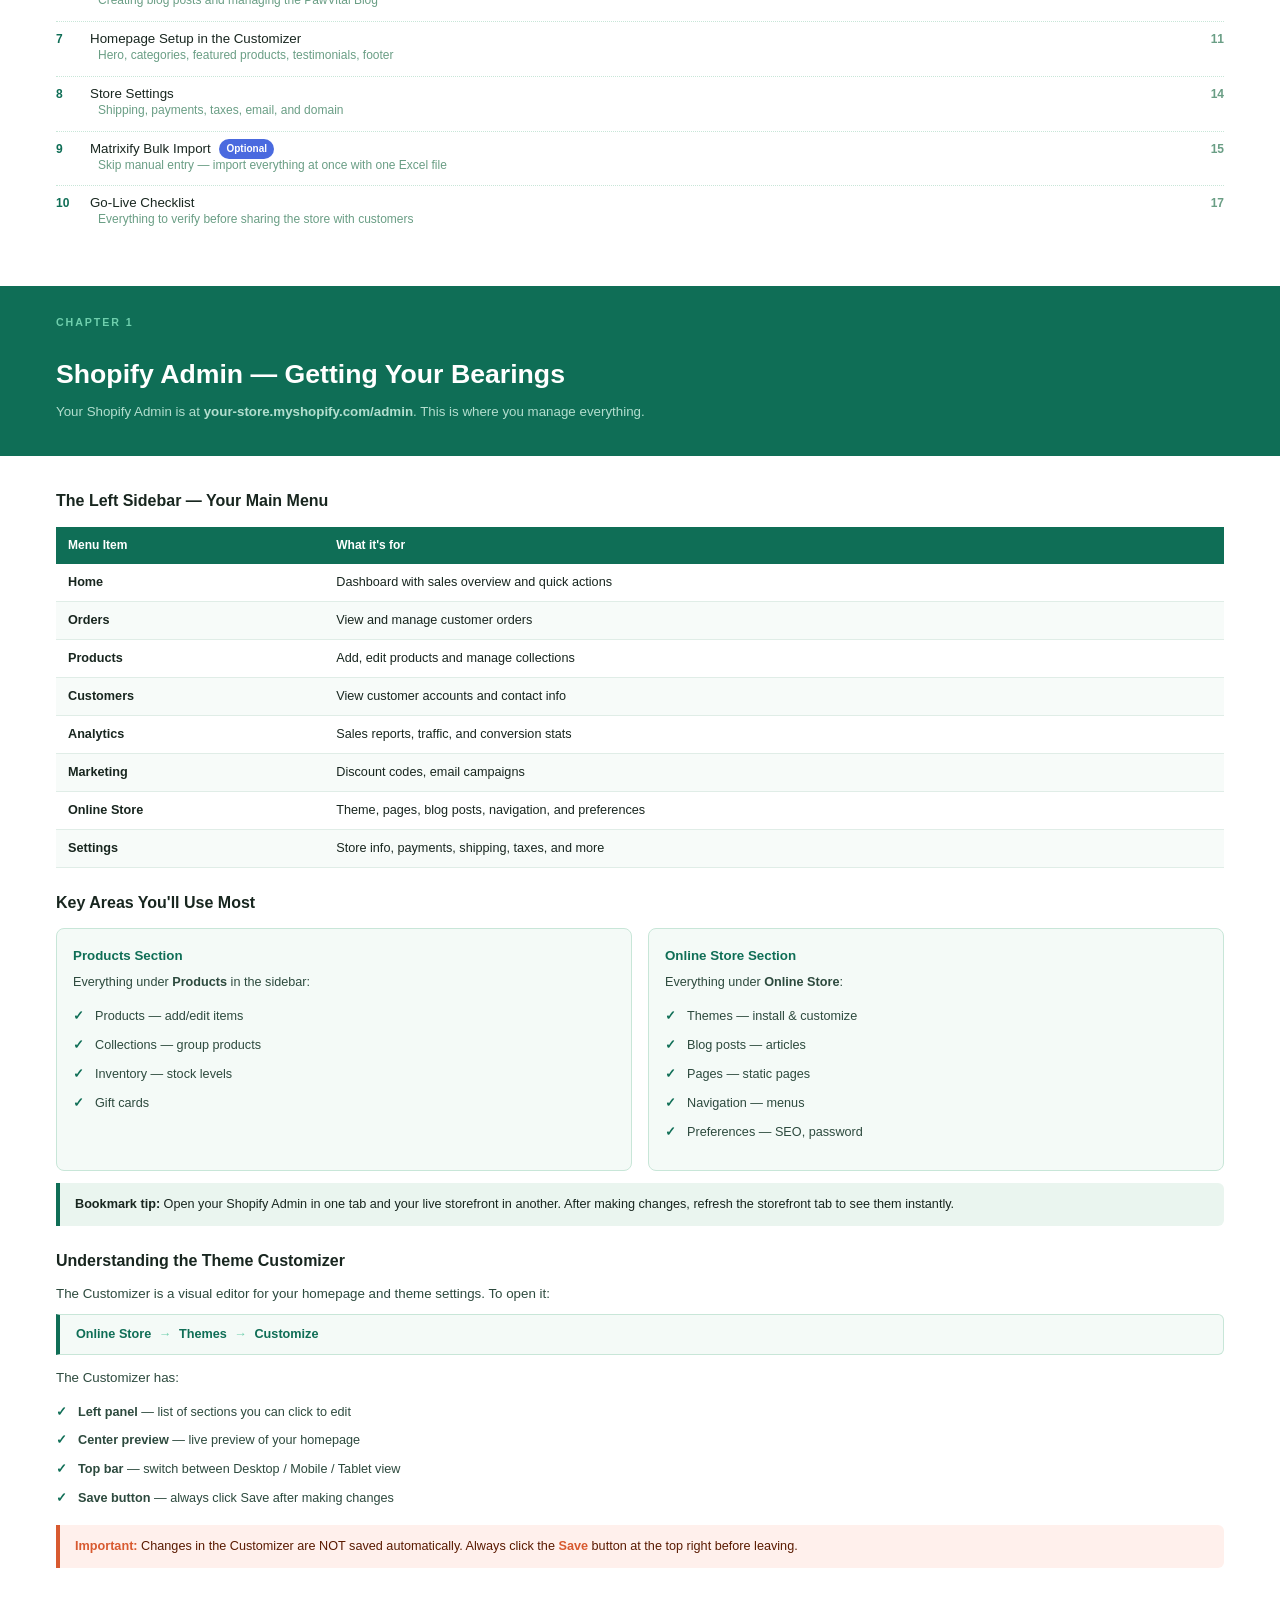
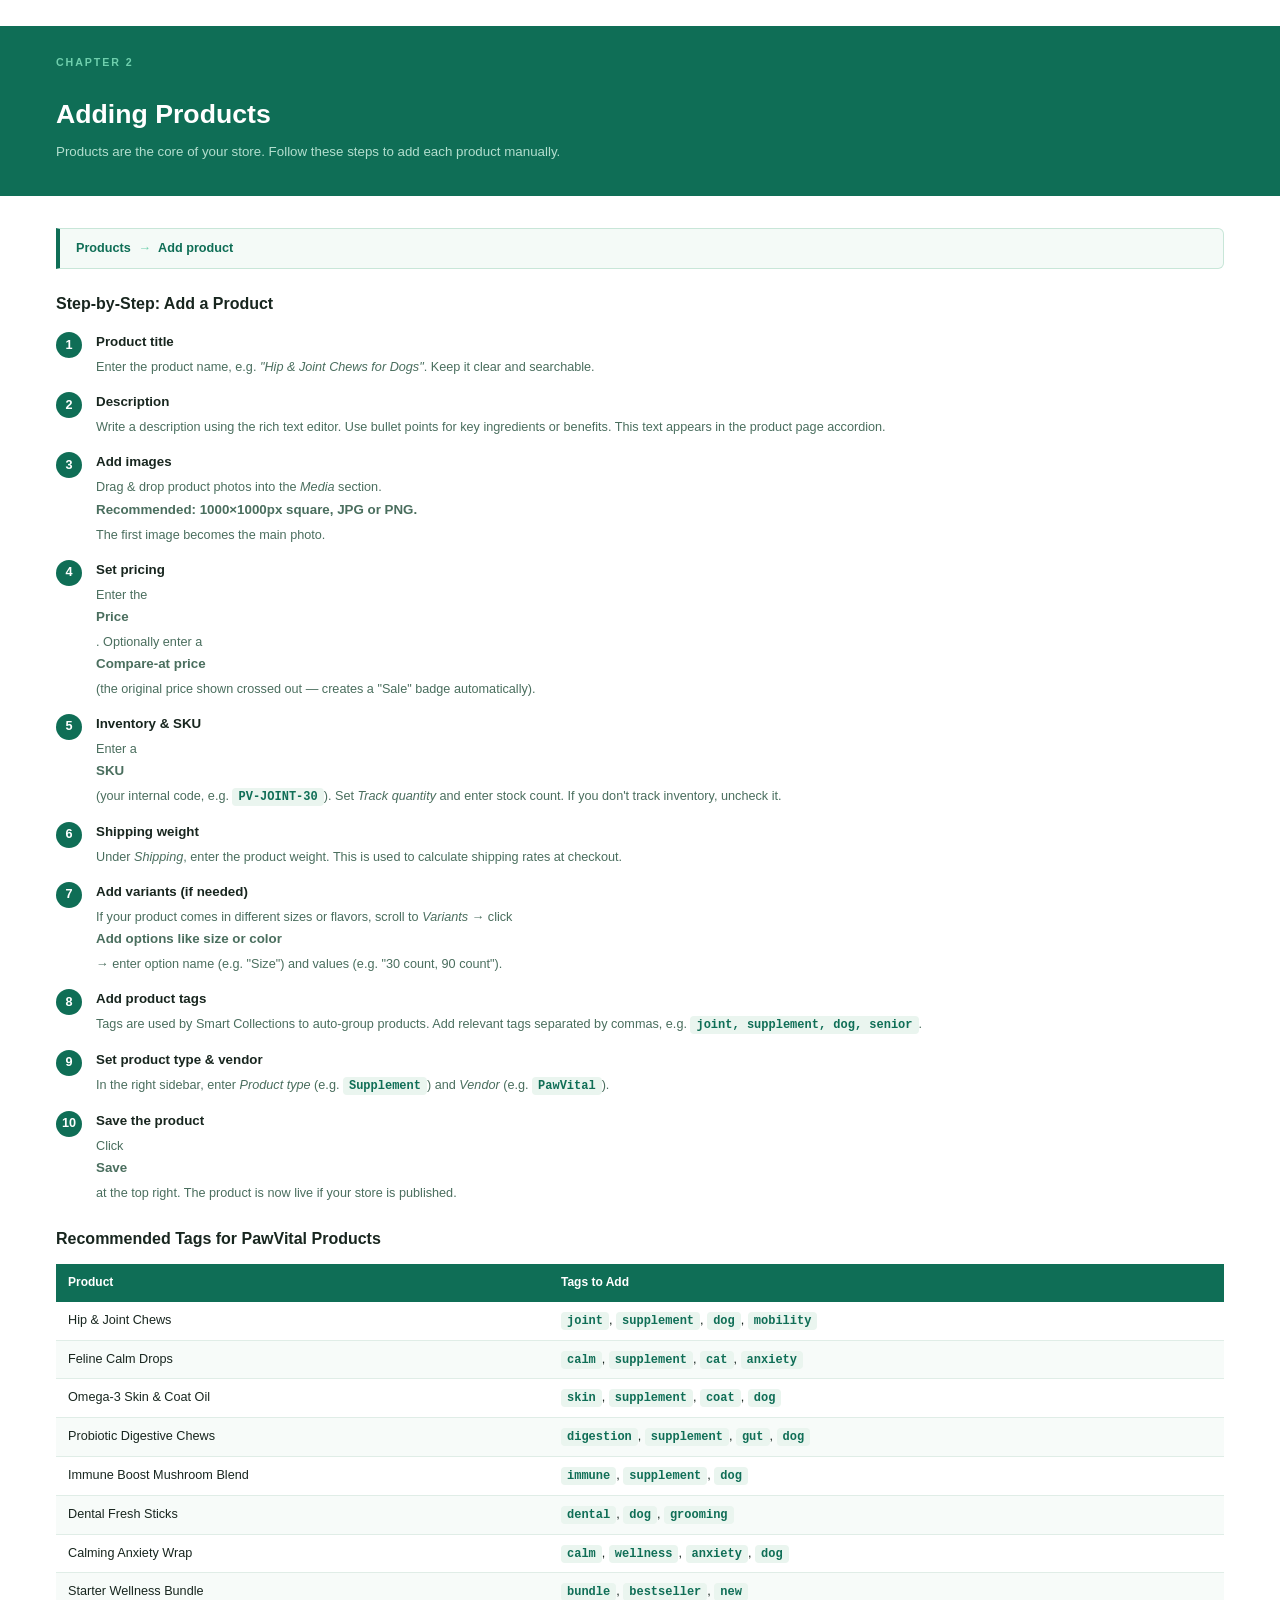
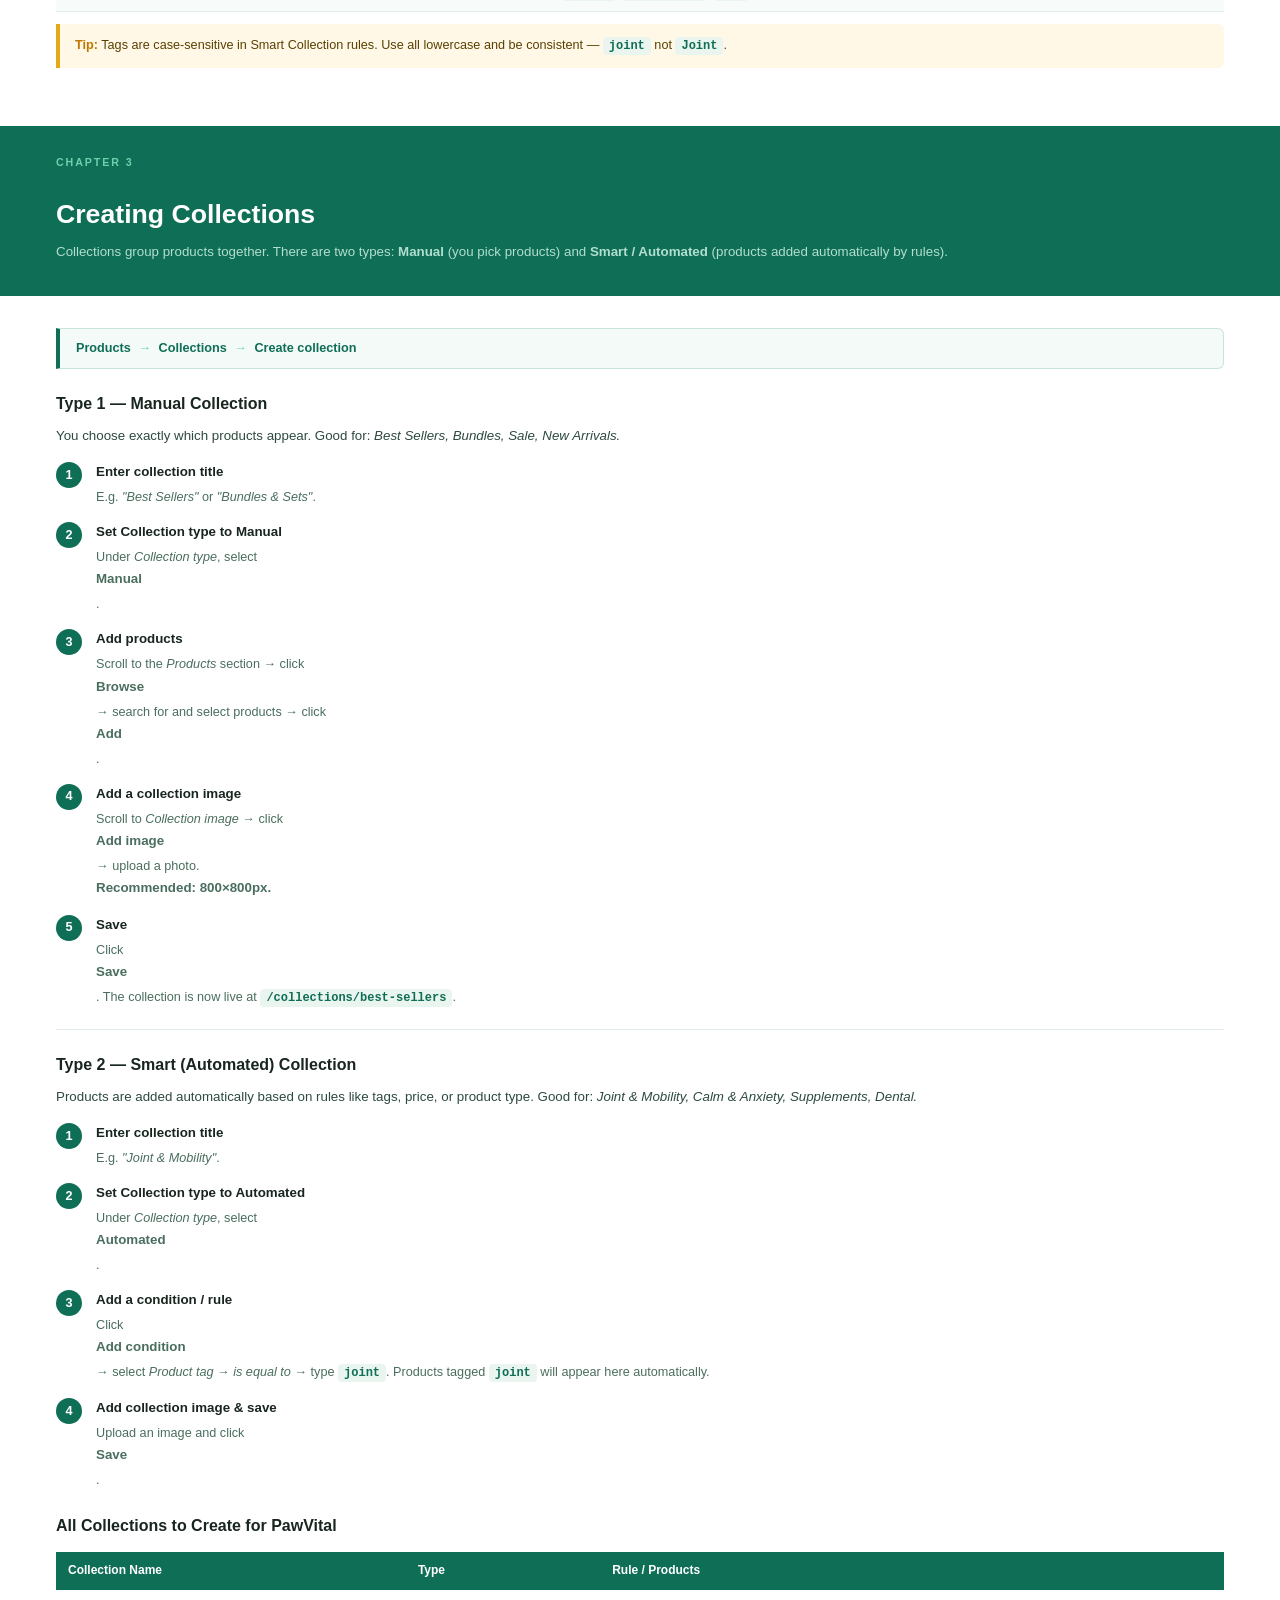
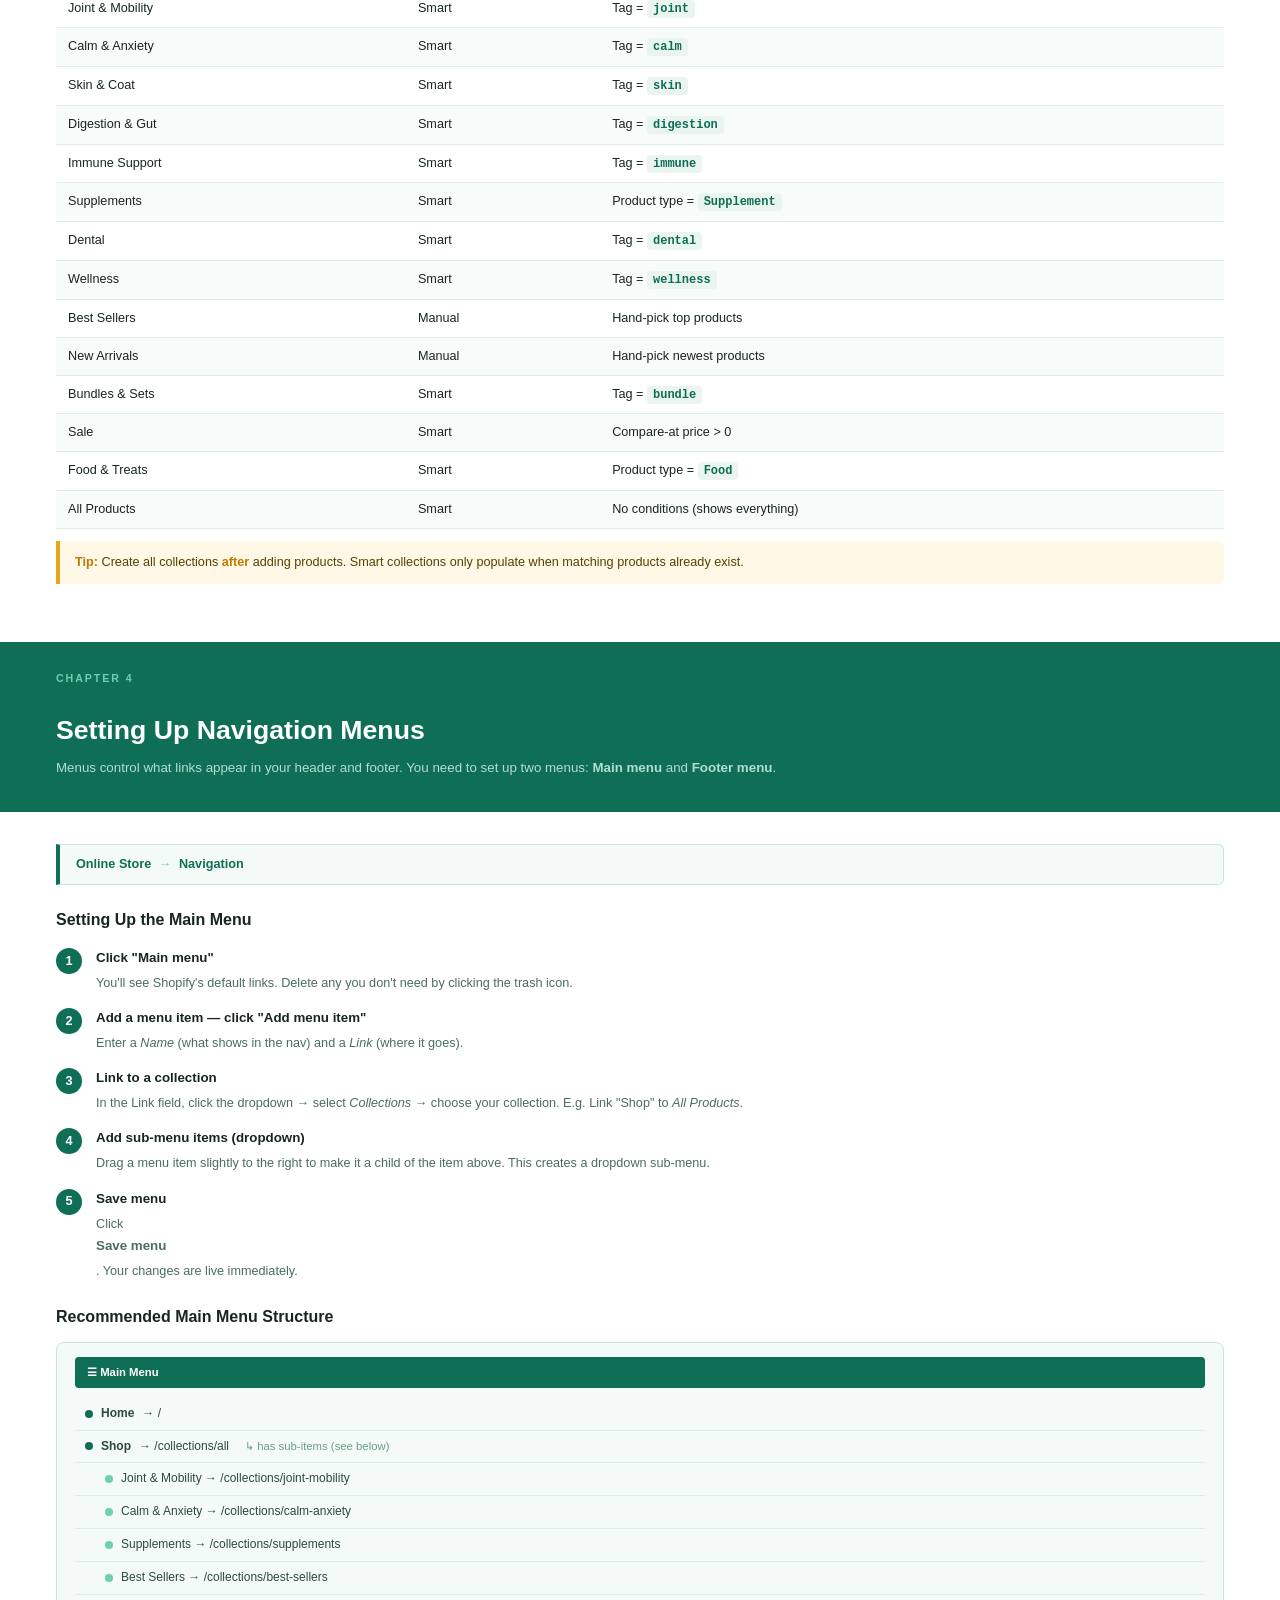
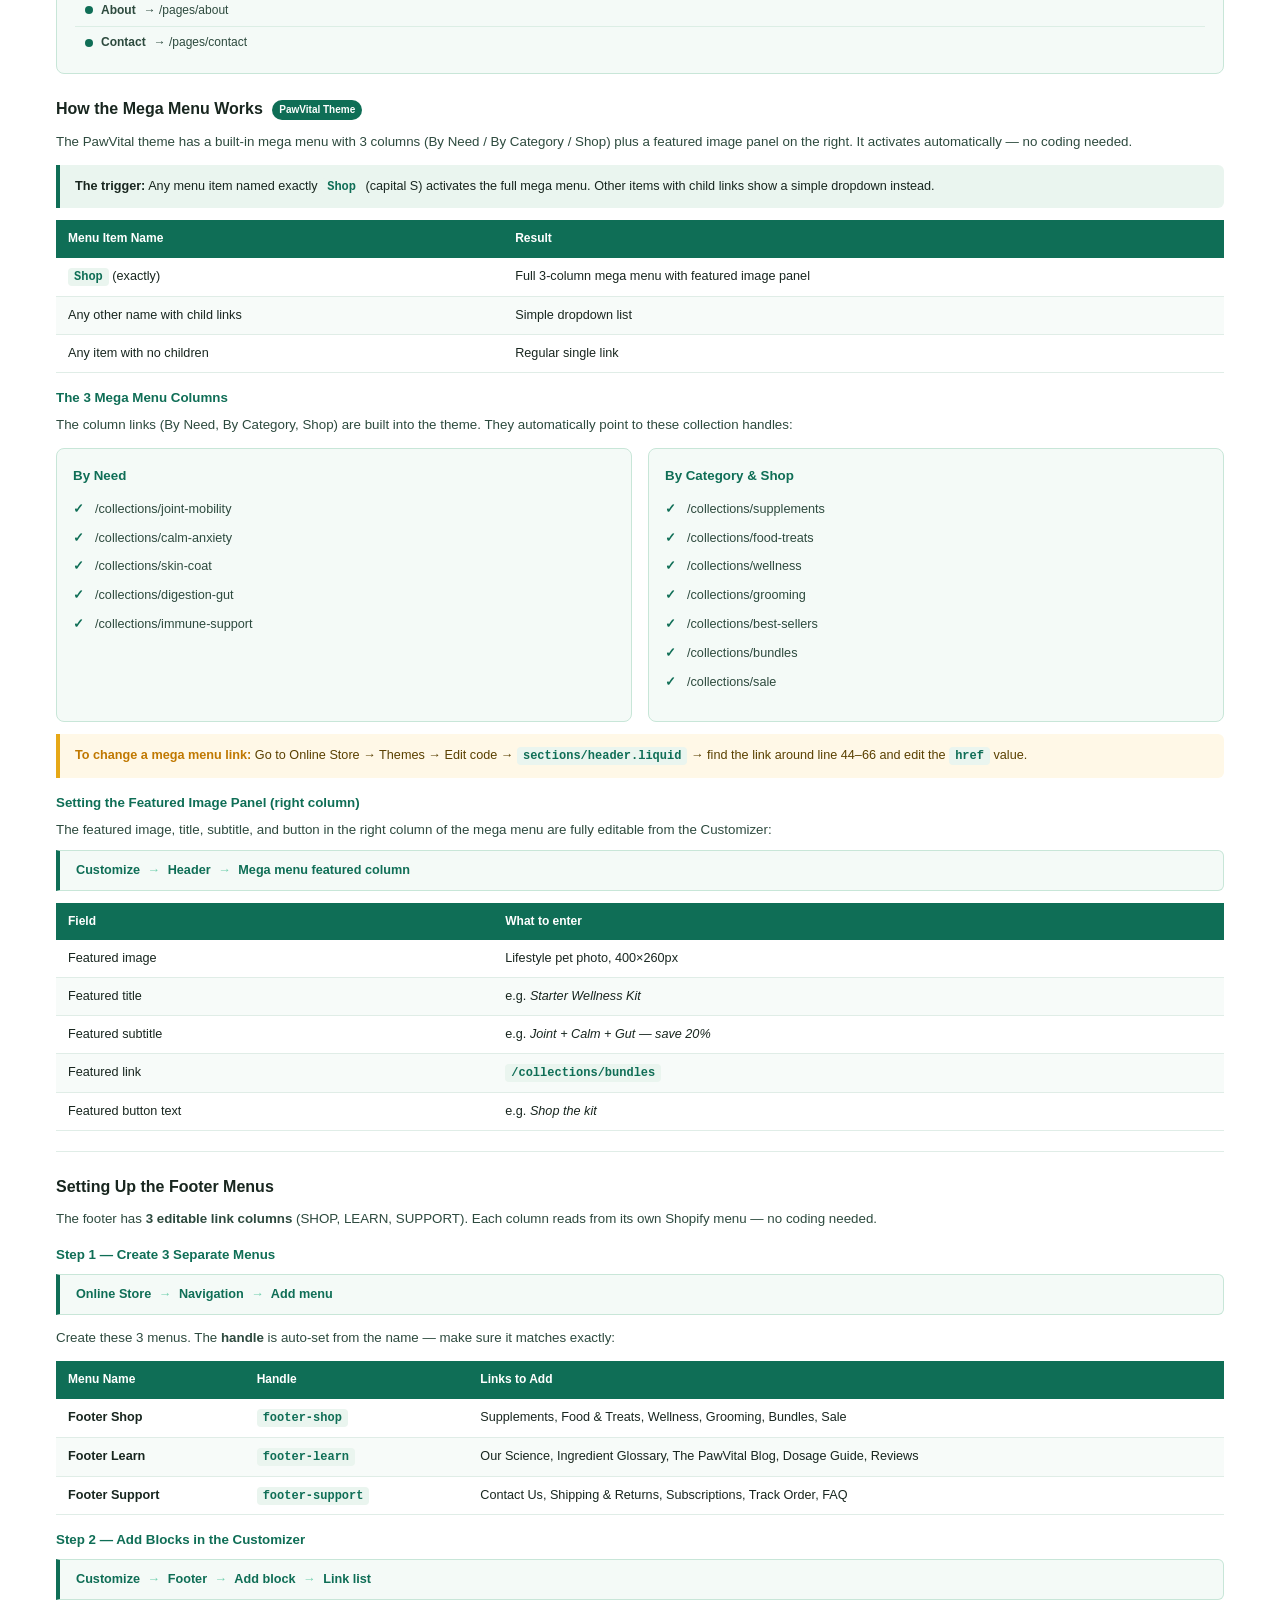
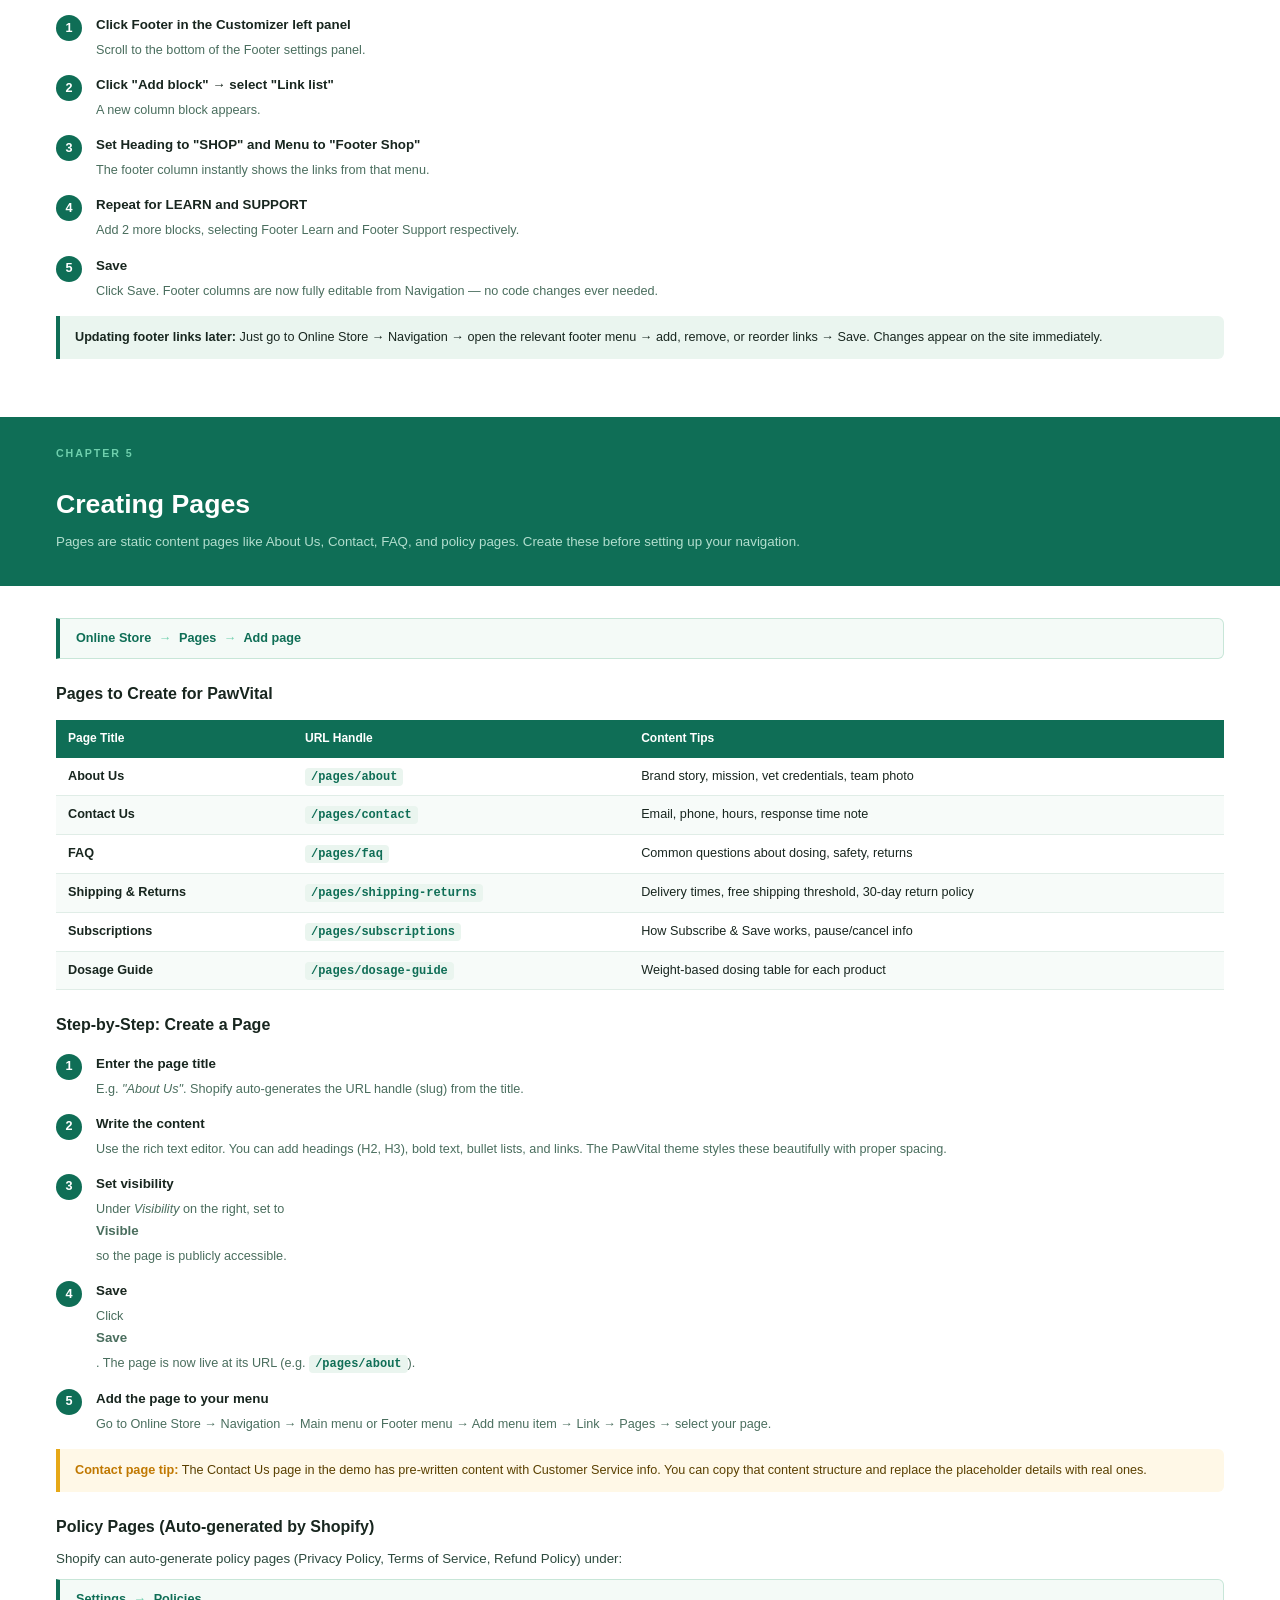
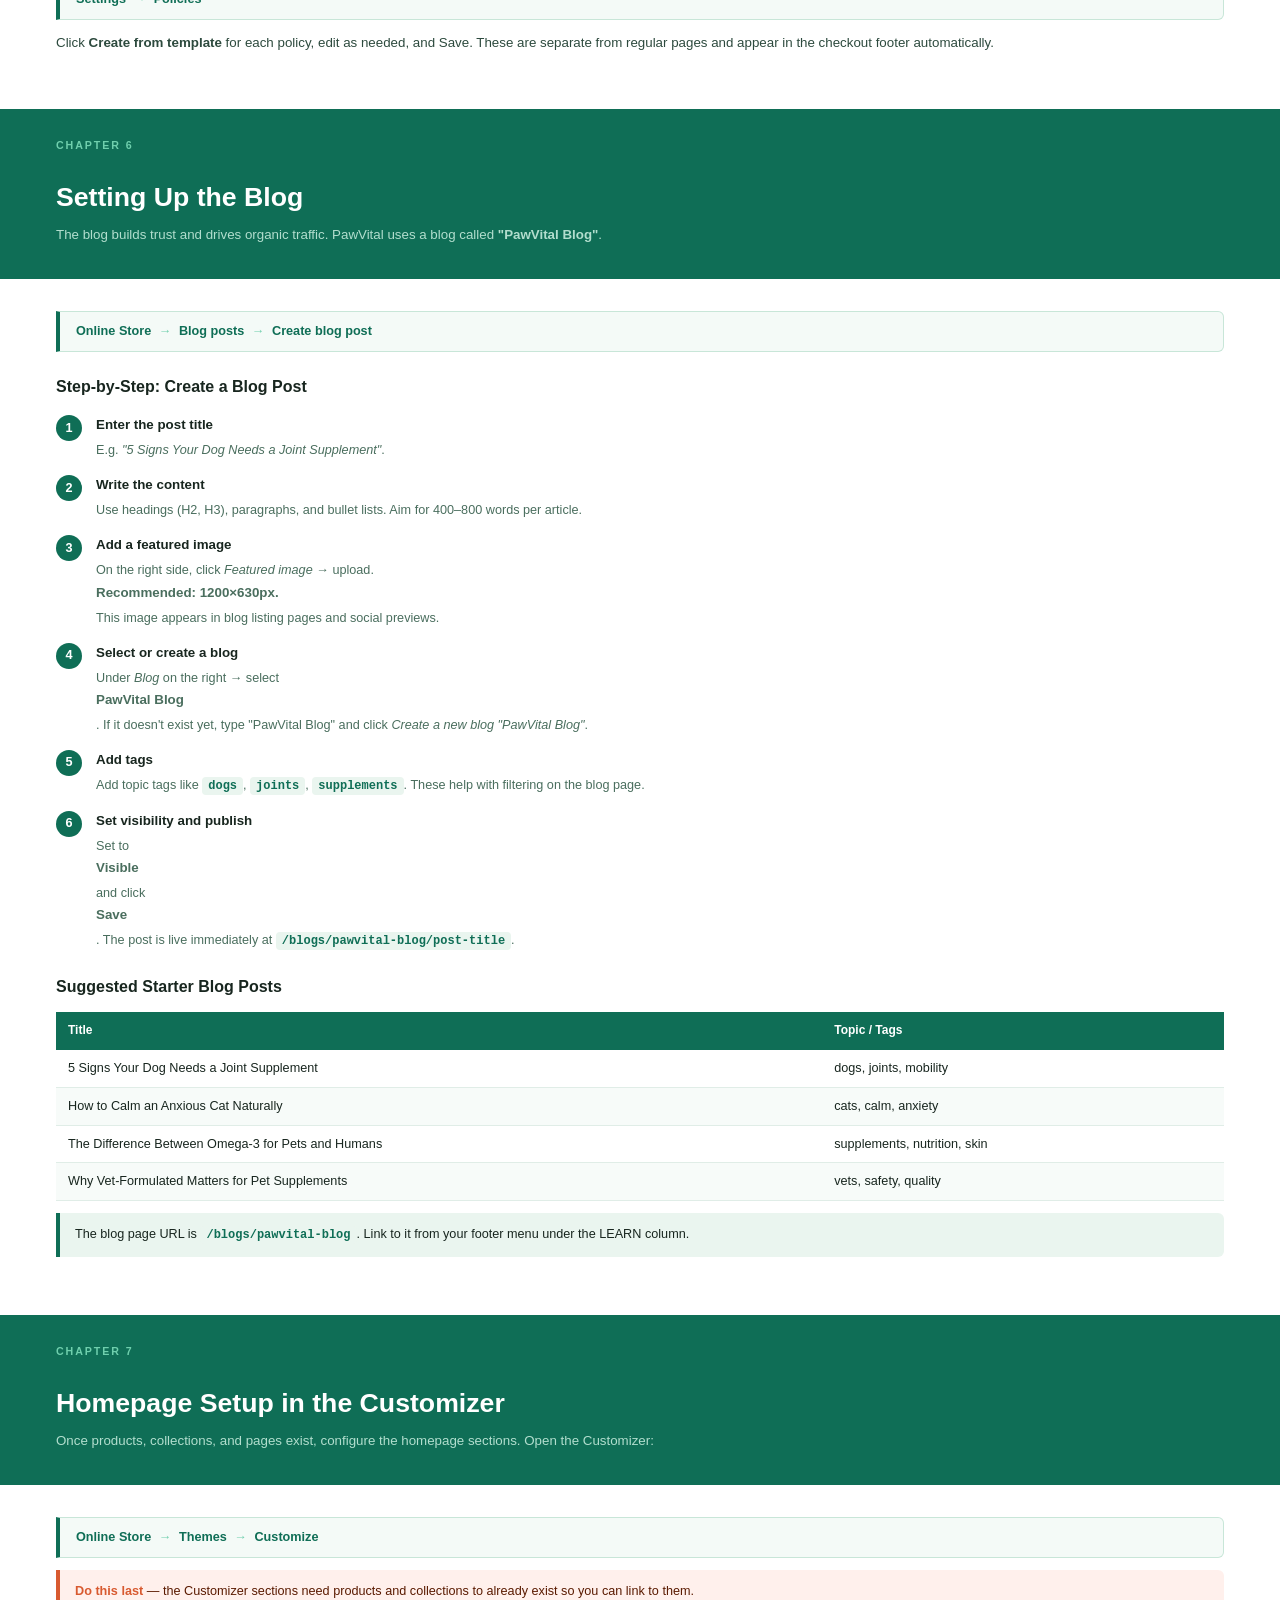
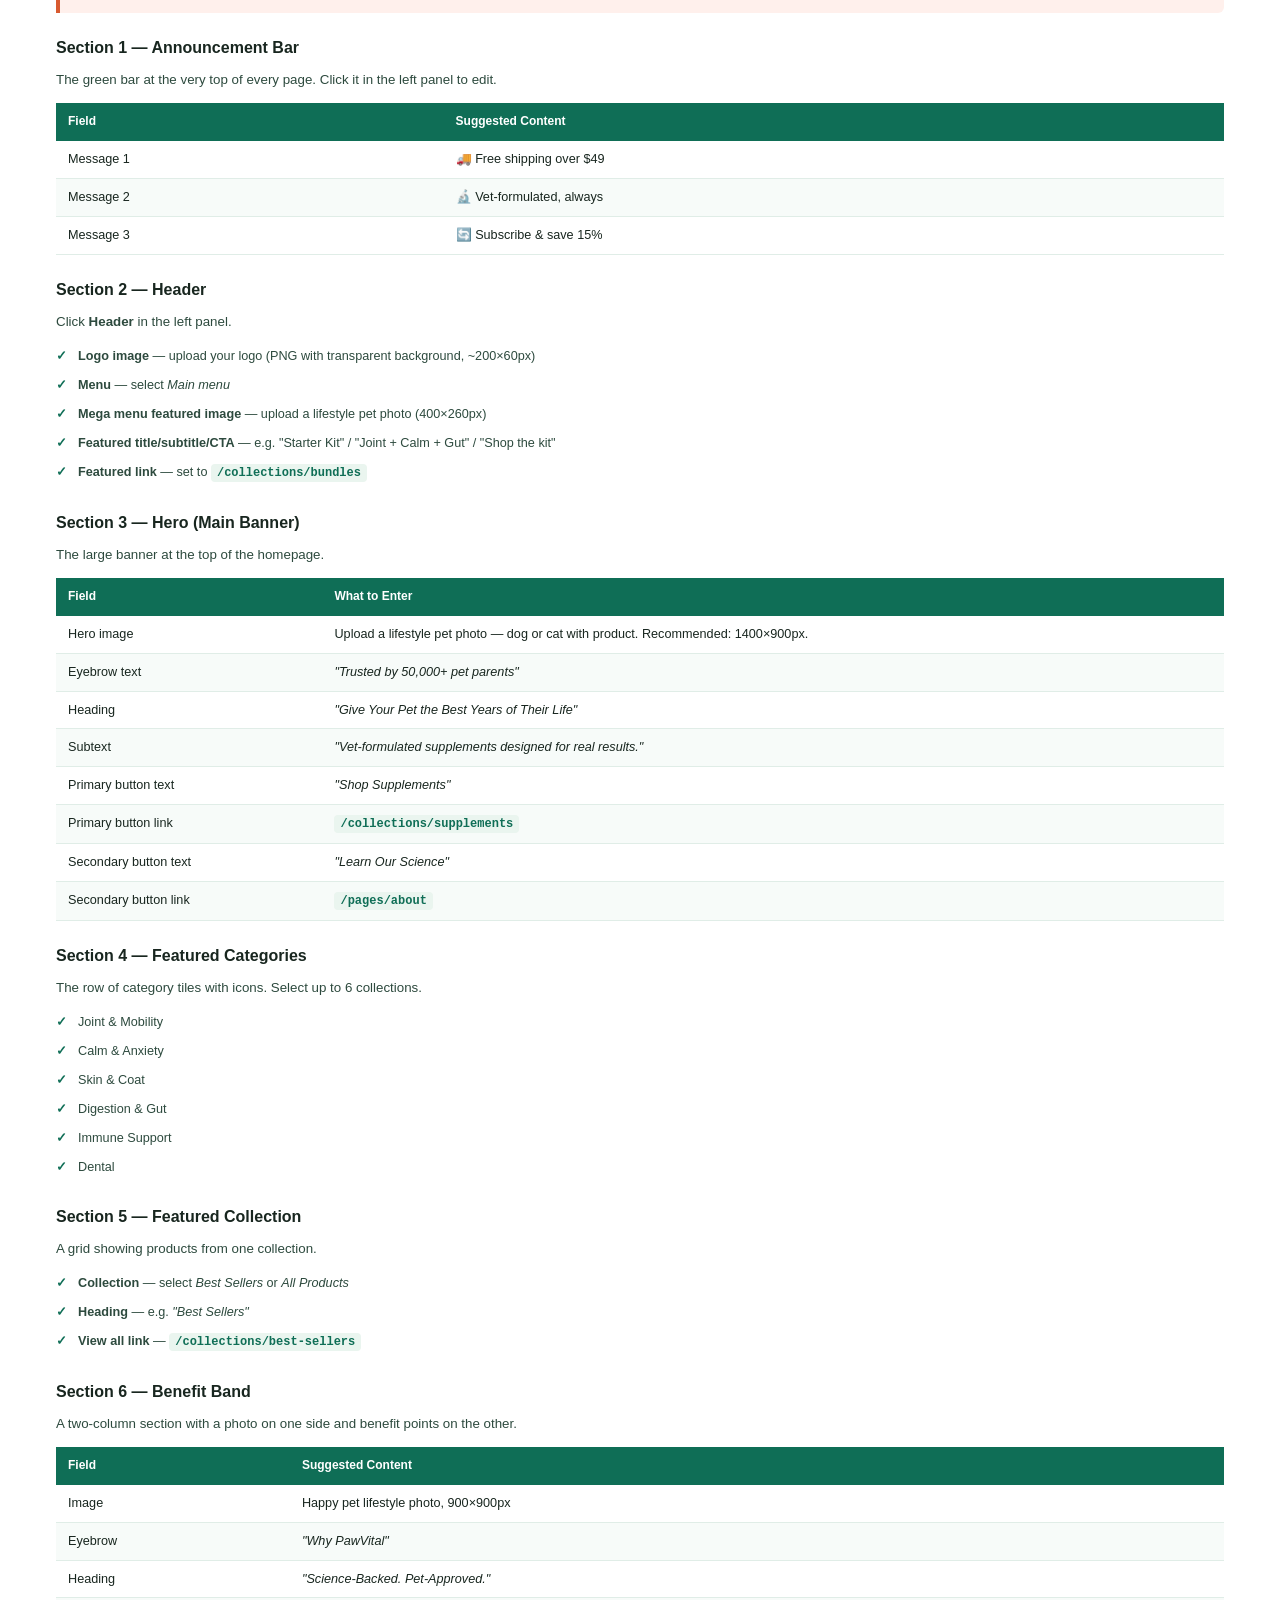
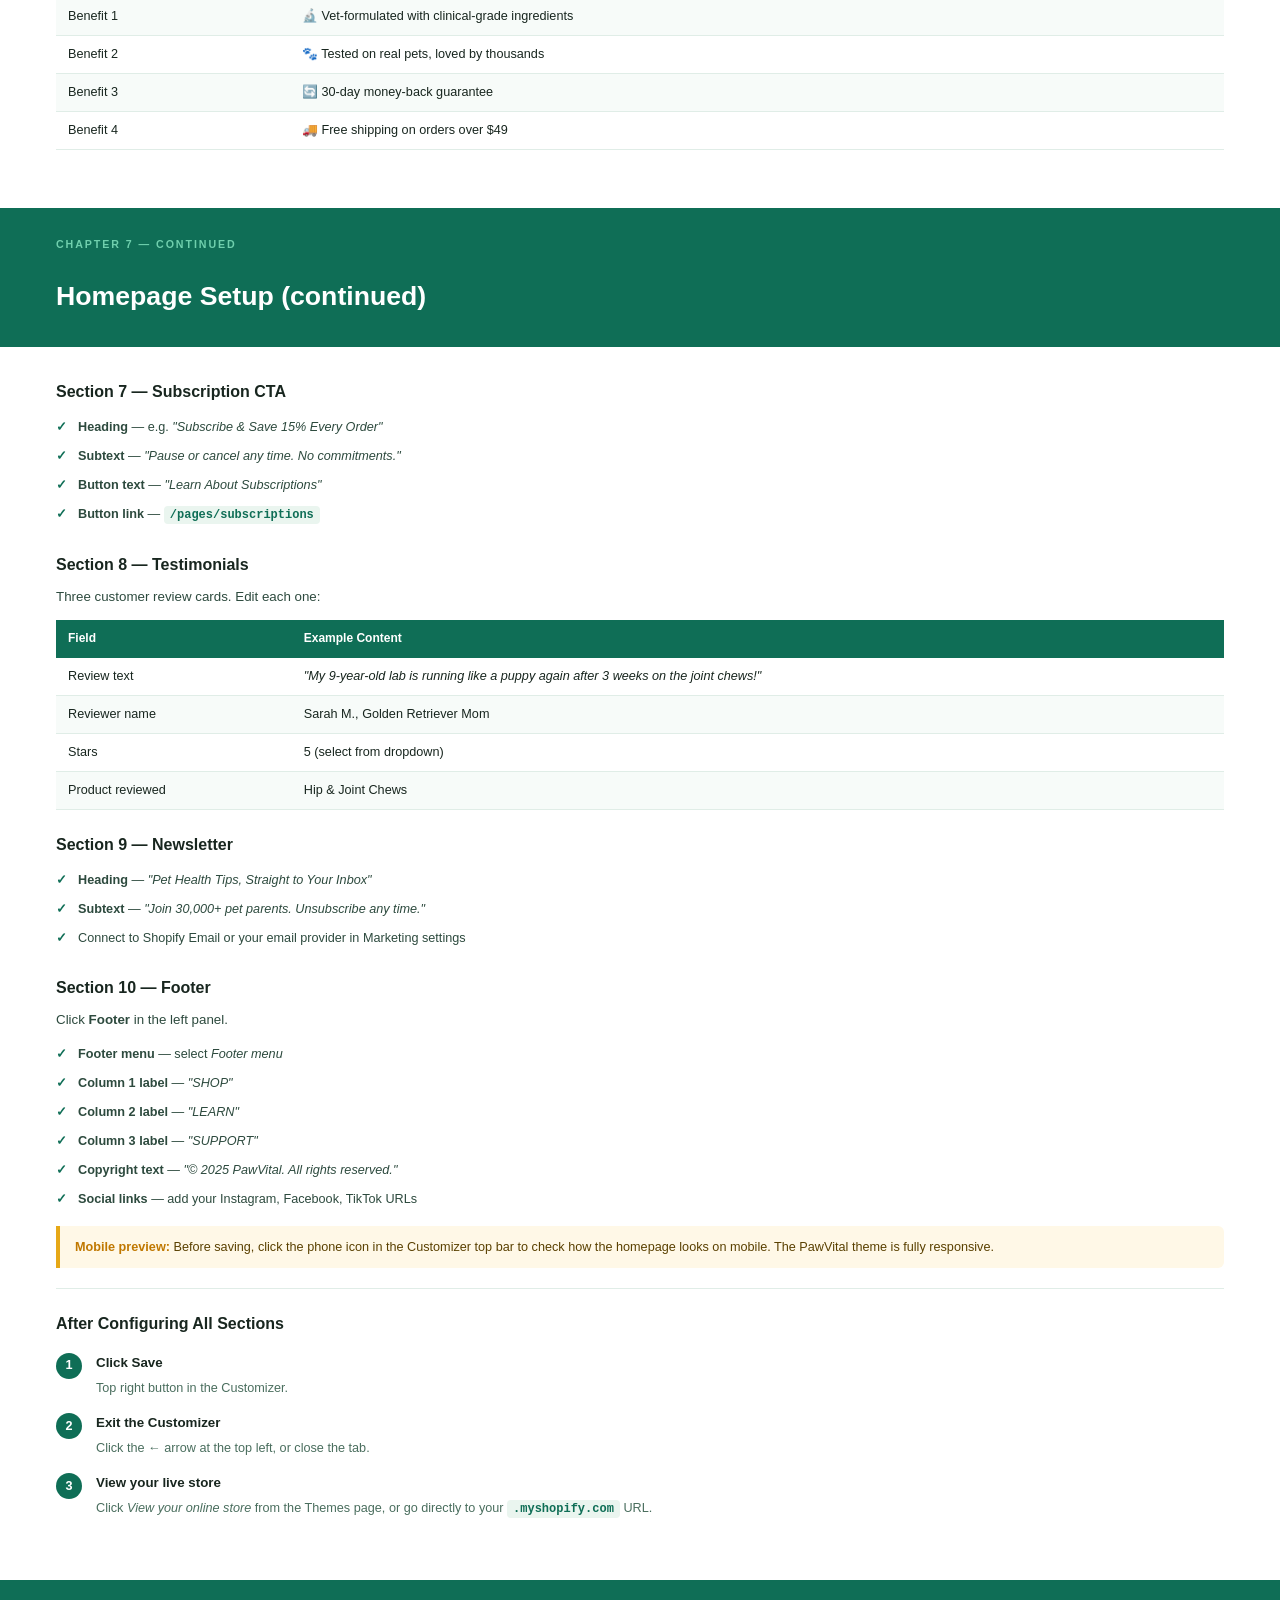
<file: pawvital-manual.html>
<!DOCTYPE html>
<html lang="en">
<head>
<meta charset="UTF-8">
<style>
  * { box-sizing: border-box; margin: 0; padding: 0; }

  body {
    font-family: Arial, Helvetica, sans-serif;
    font-size: 10.5pt;
    color: #18261f;
    background: #fff;
    line-height: 1.65;
  }

  /* ── COVER ───────────────────────────────── */
  .cover {
    background: #0F6E56;
    min-height: 297mm;
    display: flex;
    flex-direction: column;
    justify-content: center;
    padding: 70px 64px;
    page-break-after: always;
  }
  .cover-logo {
    display: flex;
    align-items: center;
    gap: 14px;
    margin-bottom: 56px;
  }
  .cover-logo-circle {
    width: 54px; height: 54px;
    border-radius: 50%;
    background: #fff;
    display: flex; align-items: center; justify-content: center;
  }
  .paw { font-size: 26px; }
  .cover-logo-text .name { font-size: 20pt; font-weight: 900; color: #fff; }
  .cover-logo-text .name span { color: #D85A30; }
  .cover-logo-text .sub { font-size: 8pt; font-weight: 700; letter-spacing: .16em; text-transform: uppercase; color: #6fcfad; }

  .cover-tag {
    font-size: 9pt; font-weight: 700; letter-spacing: .2em;
    text-transform: uppercase; color: #6fcfad; margin-bottom: 16px;
  }
  .cover h1 {
    font-size: 34pt; font-weight: 900; color: #fff;
    line-height: 1.08; margin-bottom: 20px;
  }
  .cover h1 em { color: #D85A30; font-style: normal; }
  .cover-desc {
    font-size: 12pt; color: #b2dece; line-height: 1.55;
    max-width: 500px; margin-bottom: 56px;
  }
  .cover-pills { display: flex; gap: 12px; flex-wrap: wrap; }
  .cover-pill {
    background: rgba(255,255,255,.12);
    border: 1px solid rgba(255,255,255,.25);
    color: #fff; font-size: 9pt; font-weight: 600;
    padding: 7px 18px; border-radius: 99px;
  }
  .cover-footer {
    margin-top: auto;
    padding-top: 32px;
    border-top: 1px solid rgba(255,255,255,.18);
    font-size: 9pt; color: #6fcfad;
    display: flex; gap: 36px;
  }

  /* ── PAGE ────────────────────────────────── */
  .page { padding: 46px 56px; }
  @page { margin: 0; size: A4; }
  .pb { page-break-before: always; }

  /* ── CHAPTER HEADER ──────────────────────── */
  .ch-header {
    background: #0F6E56;
    color: #fff;
    margin: -46px -56px 32px;
    padding: 28px 56px 24px;
  }
  .ch-label {
    font-size: 8pt; font-weight: 700; letter-spacing: .18em;
    text-transform: uppercase; color: #6fcfad; margin-bottom: 6px;
  }
  .ch-header h2 { font-size: 20pt; font-weight: 900; color: #fff; line-height: 1.1; }
  .ch-header p { font-size: 10pt; color: #b2dece; margin-top: 6px; }

  /* ── SECTION TITLE ───────────────────────── */
  h2 { font-size: 16pt; font-weight: 900; color: #0F6E56; margin: 28px 0 12px; line-height: 1.15; }
  h3 { font-size: 12pt; font-weight: 700; color: #18261f; margin: 22px 0 8px; }
  h4 { font-size: 10pt; font-weight: 700; color: #0F6E56; margin: 14px 0 5px; }
  p  { color: #2d4a3e; margin-bottom: 9px; font-size: 10pt; }

  /* ── STEPS ───────────────────────────────── */
  .steps { margin: 14px 0; }
  .step { display: flex; gap: 14px; margin-bottom: 13px; align-items: flex-start; }
  .sn {
    width: 26px; height: 26px; border-radius: 50%;
    background: #0F6E56; color: #fff;
    font-size: 9.5pt; font-weight: 700; flex-shrink: 0;
    display: flex; align-items: center; justify-content: center;
    margin-top: 1px;
  }
  .sn.orange { background: #D85A30; }
  .sb { flex: 1; }
  .sb strong { font-weight: 700; display: block; margin-bottom: 2px; font-size: 10pt; }
  .sb span, .sb p { color: #4a6e5e; font-size: 9.5pt; margin: 0; }

  /* ── NAV PATH ────────────────────────────── */
  .nav-path {
    background: #f4faf7; border: 1px solid #c8e6d8;
    border-left: 4px solid #0F6E56;
    border-radius: 0 6px 6px 0;
    padding: 9px 16px; margin: 8px 0 12px;
    font-size: 9.5pt; font-weight: 600; color: #0F6E56;
    font-family: Arial, sans-serif;
  }
  .arr { color: #6fcfad; margin: 0 4px; }

  /* ── CODE ────────────────────────────────── */
  code {
    background: #eaf5ef; color: #0F6E56;
    font-family: 'Courier New', monospace;
    font-size: 9pt; padding: 2px 6px;
    border-radius: 4px; font-weight: 700;
  }

  /* ── BOXES ───────────────────────────────── */
  .tip  { background:#fff8e7; border-left:4px solid #e6a817; border-radius:0 6px 6px 0; padding:11px 15px; margin:12px 0; font-size:9.5pt; color:#5a4000; }
  .tip strong { color:#c07800; }
  .info { background:#eaf5ef; border-left:4px solid #0F6E56; border-radius:0 6px 6px 0; padding:11px 15px; margin:12px 0; font-size:9.5pt; color:#18261f; }
  .warn { background:#fff0ec; border-left:4px solid #D85A30; border-radius:0 6px 6px 0; padding:11px 15px; margin:12px 0; font-size:9.5pt; color:#5a1a00; }
  .warn strong { color:#D85A30; }
  .note { background:#f0f4ff; border-left:4px solid #4a6adf; border-radius:0 6px 6px 0; padding:11px 15px; margin:12px 0; font-size:9.5pt; color:#1a2460; }

  /* ── TABLE ───────────────────────────────── */
  table { width:100%; border-collapse:collapse; margin:12px 0; font-size:9.5pt; }
  th { background:#0F6E56; color:#fff; font-weight:700; padding:9px 12px; text-align:left; font-size:9pt; }
  td { padding:8px 12px; border-bottom:1px solid #e0ede7; vertical-align:top; }
  tr:nth-child(even) td { background:#f7fbf9; }

  /* ── TWO COL ─────────────────────────────── */
  .two-col { display:grid; grid-template-columns:1fr 1fr; gap:16px; margin:12px 0; }
  .col-box { background:#f4faf7; border:1px solid #c8e6d8; border-radius:8px; padding:16px; }
  .col-box h4 { margin-top:0; }

  /* ── CHECKLIST ───────────────────────────── */
  ul.cl { list-style:none; padding:0; margin:8px 0; }
  ul.cl li { padding:4px 0 4px 22px; position:relative; font-size:9.5pt; color:#2d4a3e; }
  ul.cl li::before { content:"✓"; position:absolute; left:0; color:#0F6E56; font-weight:700; }

  /* ── TOC ─────────────────────────────────── */
  .toc-row { display:flex; justify-content:space-between; align-items:baseline; padding:6px 0; border-bottom:1px dotted #c8e6d8; font-size:10pt; }
  .toc-row:last-child { border:none; }
  .toc-ch { color:#0F6E56; font-weight:700; min-width:26px; font-size:9pt; }
  .toc-title { flex:1; padding:0 8px; }
  .toc-sub { color:#6a9e85; font-size:9pt; display:block; padding-left:8px; margin-top:-4px; padding-bottom:4px; }
  .toc-pg { color:#6a9e85; font-size:9pt; font-weight:600; }

  /* ── OPTIONAL BADGE ──────────────────────── */
  .badge { display:inline-block; background:#D85A30; color:#fff; font-size:7.5pt; font-weight:700; padding:2px 7px; border-radius:99px; margin-left:5px; vertical-align:middle; }
  .badge-g { background:#0F6E56; }
  .badge-b { background:#4a6adf; }

  /* ── DIVIDER ─────────────────────────────── */
  hr { border:none; border-top:1px solid #e0ede7; margin:20px 0; }

  /* ── SCREEN MOCK ─────────────────────────── */
  .screen {
    background:#f4faf7; border:1px solid #c8e6d8;
    border-radius:8px; padding:14px 18px; margin:12px 0;
    font-size:9pt; color:#2d4a3e;
  }
  .screen-bar {
    background:#0F6E56; color:#fff; border-radius:4px;
    padding:6px 12px; font-size:8.5pt; font-weight:700;
    margin-bottom:10px; display:flex; align-items:center; gap:8px;
  }
  .screen-item {
    padding:6px 10px; border-bottom:1px solid #dceee5;
    display:flex; align-items:center; gap:8px; font-size:9pt;
  }
  .screen-item:last-child { border:none; }
  .dot { width:8px; height:8px; border-radius:50%; background:#0F6E56; flex-shrink:0; }
  .dot-o { background:#D85A30; }

</style>
</head>
<body>

<!-- ════════════════════════════════ COVER -->
<div class="cover">
  <div class="cover-logo">
    <div class="cover-logo-circle"><span class="paw">🐾</span></div>
    <div class="cover-logo-text">
      <div class="name">Paw<span>Vital</span></div>
      <div class="sub">Pet Health &amp; Wellness</div>
    </div>
  </div>

  <div class="cover-tag">Complete Store Setup Manual</div>
  <h1>Your <em>Shopify Store</em><br>From Zero to Live</h1>
  <p class="cover-desc">A beginner-friendly, step-by-step guide to building your PawVital store — adding products, creating collections, setting up menus, configuring your homepage, and going live. No prior Shopify experience needed.</p>

  <div class="cover-pills">
    <div class="cover-pill">Products &amp; Variants</div>
    <div class="cover-pill">Collections</div>
    <div class="cover-pill">Navigation Menus</div>
    <div class="cover-pill">Homepage Setup</div>
    <div class="cover-pill">Pages &amp; Blog</div>
    <div class="cover-pill">Store Settings</div>
    <div class="cover-pill">Matrixify (Optional)</div>
  </div>

  <div class="cover-footer">
    <span>Theme: PawVital v14</span>
    <span>Platform: Shopify OS 2.0</span>
    <span>Difficulty: Beginner</span>
  </div>
</div>

<!-- ════════════════════════════════ TOC -->
<div class="page pb">
  <div class="ch-header">
    <div class="ch-label">Navigation</div>
    <h2>Table of Contents</h2>
  </div>

  <div class="toc-row"><span class="toc-ch">1</span><span class="toc-title">Shopify Admin — Getting Your Bearings<span class="toc-sub">Overview of the dashboard, key sections, and how to navigate</span></span><span class="toc-pg">3</span></div>
  <div class="toc-row"><span class="toc-ch">2</span><span class="toc-title">Adding Products<span class="toc-sub">Title, description, images, pricing, variants, and inventory</span></span><span class="toc-pg">4</span></div>
  <div class="toc-row"><span class="toc-ch">3</span><span class="toc-title">Creating Collections<span class="toc-sub">Manual collections, smart (auto) collections, and collection images</span></span><span class="toc-pg">6</span></div>
  <div class="toc-row"><span class="toc-ch">4</span><span class="toc-title">Setting Up Navigation Menus<span class="toc-sub">Main menu, footer menu, adding links and sub-links</span></span><span class="toc-pg">8</span></div>
  <div class="toc-row"><span class="toc-ch">5</span><span class="toc-title">Creating Pages<span class="toc-sub">About, Contact, FAQ, Shipping policy and custom pages</span></span><span class="toc-pg">9</span></div>
  <div class="toc-row"><span class="toc-ch">6</span><span class="toc-title">Setting Up the Blog<span class="toc-sub">Creating blog posts and managing the PawVital Blog</span></span><span class="toc-pg">10</span></div>
  <div class="toc-row"><span class="toc-ch">7</span><span class="toc-title">Homepage Setup in the Customizer<span class="toc-sub">Hero, categories, featured products, testimonials, footer</span></span><span class="toc-pg">11</span></div>
  <div class="toc-row"><span class="toc-ch">8</span><span class="toc-title">Store Settings<span class="toc-sub">Shipping, payments, taxes, email, and domain</span></span><span class="toc-pg">14</span></div>
  <div class="toc-row"><span class="toc-ch">9</span><span class="toc-title">Matrixify Bulk Import <span class="badge badge-b">Optional</span><span class="toc-sub">Skip manual entry — import everything at once with one Excel file</span></span></span><span class="toc-pg">15</span></div>
  <div class="toc-row"><span class="toc-ch">10</span><span class="toc-title">Go-Live Checklist<span class="toc-sub">Everything to verify before sharing the store with customers</span></span><span class="toc-pg">17</span></div>
</div>

<!-- ════════════════════════════════ CH 1 -->
<div class="page pb">
  <div class="ch-header">
    <div class="ch-label">Chapter 1</div>
    <h2>Shopify Admin — Getting Your Bearings</h2>
    <p>Your Shopify Admin is at <strong>your-store.myshopify.com/admin</strong>. This is where you manage everything.</p>
  </div>

  <h3>The Left Sidebar — Your Main Menu</h3>
  <table>
    <thead><tr><th>Menu Item</th><th>What it's for</th></tr></thead>
    <tbody>
      <tr><td><strong>Home</strong></td><td>Dashboard with sales overview and quick actions</td></tr>
      <tr><td><strong>Orders</strong></td><td>View and manage customer orders</td></tr>
      <tr><td><strong>Products</strong></td><td>Add, edit products and manage collections</td></tr>
      <tr><td><strong>Customers</strong></td><td>View customer accounts and contact info</td></tr>
      <tr><td><strong>Analytics</strong></td><td>Sales reports, traffic, and conversion stats</td></tr>
      <tr><td><strong>Marketing</strong></td><td>Discount codes, email campaigns</td></tr>
      <tr><td><strong>Online Store</strong></td><td>Theme, pages, blog posts, navigation, and preferences</td></tr>
      <tr><td><strong>Settings</strong></td><td>Store info, payments, shipping, taxes, and more</td></tr>
    </tbody>
  </table>

  <h3>Key Areas You'll Use Most</h3>
  <div class="two-col">
    <div class="col-box">
      <h4>Products Section</h4>
      <p style="font-size:9.5pt;">Everything under <strong>Products</strong> in the sidebar:</p>
      <ul class="cl">
        <li>Products — add/edit items</li>
        <li>Collections — group products</li>
        <li>Inventory — stock levels</li>
        <li>Gift cards</li>
      </ul>
    </div>
    <div class="col-box">
      <h4>Online Store Section</h4>
      <p style="font-size:9.5pt;">Everything under <strong>Online Store</strong>:</p>
      <ul class="cl">
        <li>Themes — install &amp; customize</li>
        <li>Blog posts — articles</li>
        <li>Pages — static pages</li>
        <li>Navigation — menus</li>
        <li>Preferences — SEO, password</li>
      </ul>
    </div>
  </div>

  <div class="info">
    <strong>Bookmark tip:</strong> Open your Shopify Admin in one tab and your live storefront in another. After making changes, refresh the storefront tab to see them instantly.
  </div>

  <h3>Understanding the Theme Customizer</h3>
  <p>The Customizer is a visual editor for your homepage and theme settings. To open it:</p>
  <div class="nav-path">Online Store <span class="arr">→</span> Themes <span class="arr">→</span> Customize</div>
  <p>The Customizer has:</p>
  <ul class="cl">
    <li><strong>Left panel</strong> — list of sections you can click to edit</li>
    <li><strong>Center preview</strong> — live preview of your homepage</li>
    <li><strong>Top bar</strong> — switch between Desktop / Mobile / Tablet view</li>
    <li><strong>Save button</strong> — always click Save after making changes</li>
  </ul>

  <div class="warn">
    <strong>Important:</strong> Changes in the Customizer are NOT saved automatically. Always click the <strong>Save</strong> button at the top right before leaving.
  </div>
</div>

<!-- ════════════════════════════════ CH 2 -->
<div class="page pb">
  <div class="ch-header">
    <div class="ch-label">Chapter 2</div>
    <h2>Adding Products</h2>
    <p>Products are the core of your store. Follow these steps to add each product manually.</p>
  </div>

  <div class="nav-path">Products <span class="arr">→</span> Add product</div>

  <h3>Step-by-Step: Add a Product</h3>
  <div class="steps">
    <div class="step">
      <div class="sn">1</div>
      <div class="sb">
        <strong>Product title</strong>
        <span>Enter the product name, e.g. <em>"Hip &amp; Joint Chews for Dogs"</em>. Keep it clear and searchable.</span>
      </div>
    </div>
    <div class="step">
      <div class="sn">2</div>
      <div class="sb">
        <strong>Description</strong>
        <span>Write a description using the rich text editor. Use bullet points for key ingredients or benefits. This text appears in the product page accordion.</span>
      </div>
    </div>
    <div class="step">
      <div class="sn">3</div>
      <div class="sb">
        <strong>Add images</strong>
        <span>Drag &amp; drop product photos into the <em>Media</em> section. <strong>Recommended: 1000×1000px square, JPG or PNG.</strong> The first image becomes the main photo.</span>
      </div>
    </div>
    <div class="step">
      <div class="sn">4</div>
      <div class="sb">
        <strong>Set pricing</strong>
        <span>Enter the <strong>Price</strong>. Optionally enter a <strong>Compare-at price</strong> (the original price shown crossed out — creates a "Sale" badge automatically).</span>
      </div>
    </div>
    <div class="step">
      <div class="sn">5</div>
      <div class="sb">
        <strong>Inventory &amp; SKU</strong>
        <span>Enter a <strong>SKU</strong> (your internal code, e.g. <code>PV-JOINT-30</code>). Set <em>Track quantity</em> and enter stock count. If you don't track inventory, uncheck it.</span>
      </div>
    </div>
    <div class="step">
      <div class="sn">6</div>
      <div class="sb">
        <strong>Shipping weight</strong>
        <span>Under <em>Shipping</em>, enter the product weight. This is used to calculate shipping rates at checkout.</span>
      </div>
    </div>
    <div class="step">
      <div class="sn">7</div>
      <div class="sb">
        <strong>Add variants (if needed)</strong>
        <span>If your product comes in different sizes or flavors, scroll to <em>Variants</em> → click <strong>Add options like size or color</strong> → enter option name (e.g. "Size") and values (e.g. "30 count, 90 count").</span>
      </div>
    </div>
    <div class="step">
      <div class="sn">8</div>
      <div class="sb">
        <strong>Add product tags</strong>
        <span>Tags are used by Smart Collections to auto-group products. Add relevant tags separated by commas, e.g. <code>joint, supplement, dog, senior</code>.</span>
      </div>
    </div>
    <div class="step">
      <div class="sn">9</div>
      <div class="sb">
        <strong>Set product type &amp; vendor</strong>
        <span>In the right sidebar, enter <em>Product type</em> (e.g. <code>Supplement</code>) and <em>Vendor</em> (e.g. <code>PawVital</code>).</span>
      </div>
    </div>
    <div class="step">
      <div class="sn">10</div>
      <div class="sb">
        <strong>Save the product</strong>
        <span>Click <strong>Save</strong> at the top right. The product is now live if your store is published.</span>
      </div>
    </div>
  </div>

  <h3>Recommended Tags for PawVital Products</h3>
  <table>
    <thead><tr><th>Product</th><th>Tags to Add</th></tr></thead>
    <tbody>
      <tr><td>Hip &amp; Joint Chews</td><td><code>joint</code>, <code>supplement</code>, <code>dog</code>, <code>mobility</code></td></tr>
      <tr><td>Feline Calm Drops</td><td><code>calm</code>, <code>supplement</code>, <code>cat</code>, <code>anxiety</code></td></tr>
      <tr><td>Omega-3 Skin &amp; Coat Oil</td><td><code>skin</code>, <code>supplement</code>, <code>coat</code>, <code>dog</code></td></tr>
      <tr><td>Probiotic Digestive Chews</td><td><code>digestion</code>, <code>supplement</code>, <code>gut</code>, <code>dog</code></td></tr>
      <tr><td>Immune Boost Mushroom Blend</td><td><code>immune</code>, <code>supplement</code>, <code>dog</code></td></tr>
      <tr><td>Dental Fresh Sticks</td><td><code>dental</code>, <code>dog</code>, <code>grooming</code></td></tr>
      <tr><td>Calming Anxiety Wrap</td><td><code>calm</code>, <code>wellness</code>, <code>anxiety</code>, <code>dog</code></td></tr>
      <tr><td>Starter Wellness Bundle</td><td><code>bundle</code>, <code>bestseller</code>, <code>new</code></td></tr>
    </tbody>
  </table>

  <div class="tip">
    <strong>Tip:</strong> Tags are case-sensitive in Smart Collection rules. Use all lowercase and be consistent — <code>joint</code> not <code>Joint</code>.
  </div>
</div>

<!-- ════════════════════════════════ CH 3 -->
<div class="page pb">
  <div class="ch-header">
    <div class="ch-label">Chapter 3</div>
    <h2>Creating Collections</h2>
    <p>Collections group products together. There are two types: <strong>Manual</strong> (you pick products) and <strong>Smart / Automated</strong> (products added automatically by rules).</p>
  </div>

  <div class="nav-path">Products <span class="arr">→</span> Collections <span class="arr">→</span> Create collection</div>

  <h3>Type 1 — Manual Collection</h3>
  <p>You choose exactly which products appear. Good for: <em>Best Sellers, Bundles, Sale, New Arrivals.</em></p>

  <div class="steps">
    <div class="step">
      <div class="sn">1</div>
      <div class="sb">
        <strong>Enter collection title</strong>
        <span>E.g. <em>"Best Sellers"</em> or <em>"Bundles &amp; Sets"</em>.</span>
      </div>
    </div>
    <div class="step">
      <div class="sn">2</div>
      <div class="sb">
        <strong>Set Collection type to Manual</strong>
        <span>Under <em>Collection type</em>, select <strong>Manual</strong>.</span>
      </div>
    </div>
    <div class="step">
      <div class="sn">3</div>
      <div class="sb">
        <strong>Add products</strong>
        <span>Scroll to the <em>Products</em> section → click <strong>Browse</strong> → search for and select products → click <strong>Add</strong>.</span>
      </div>
    </div>
    <div class="step">
      <div class="sn">4</div>
      <div class="sb">
        <strong>Add a collection image</strong>
        <span>Scroll to <em>Collection image</em> → click <strong>Add image</strong> → upload a photo. <strong>Recommended: 800×800px.</strong></span>
      </div>
    </div>
    <div class="step">
      <div class="sn">5</div>
      <div class="sb">
        <strong>Save</strong>
        <span>Click <strong>Save</strong>. The collection is now live at <code>/collections/best-sellers</code>.</span>
      </div>
    </div>
  </div>

  <hr>

  <h3>Type 2 — Smart (Automated) Collection</h3>
  <p>Products are added automatically based on rules like tags, price, or product type. Good for: <em>Joint &amp; Mobility, Calm &amp; Anxiety, Supplements, Dental.</em></p>

  <div class="steps">
    <div class="step">
      <div class="sn">1</div>
      <div class="sb">
        <strong>Enter collection title</strong>
        <span>E.g. <em>"Joint &amp; Mobility"</em>.</span>
      </div>
    </div>
    <div class="step">
      <div class="sn">2</div>
      <div class="sb">
        <strong>Set Collection type to Automated</strong>
        <span>Under <em>Collection type</em>, select <strong>Automated</strong>.</span>
      </div>
    </div>
    <div class="step">
      <div class="sn">3</div>
      <div class="sb">
        <strong>Add a condition / rule</strong>
        <span>Click <strong>Add condition</strong> → select <em>Product tag</em> → <em>is equal to</em> → type <code>joint</code>. Products tagged <code>joint</code> will appear here automatically.</span>
      </div>
    </div>
    <div class="step">
      <div class="sn">4</div>
      <div class="sb">
        <strong>Add collection image &amp; save</strong>
        <span>Upload an image and click <strong>Save</strong>.</span>
      </div>
    </div>
  </div>

  <h3>All Collections to Create for PawVital</h3>
  <table>
    <thead><tr><th>Collection Name</th><th>Type</th><th>Rule / Products</th></tr></thead>
    <tbody>
      <tr><td>Joint &amp; Mobility</td><td>Smart</td><td>Tag = <code>joint</code></td></tr>
      <tr><td>Calm &amp; Anxiety</td><td>Smart</td><td>Tag = <code>calm</code></td></tr>
      <tr><td>Skin &amp; Coat</td><td>Smart</td><td>Tag = <code>skin</code></td></tr>
      <tr><td>Digestion &amp; Gut</td><td>Smart</td><td>Tag = <code>digestion</code></td></tr>
      <tr><td>Immune Support</td><td>Smart</td><td>Tag = <code>immune</code></td></tr>
      <tr><td>Supplements</td><td>Smart</td><td>Product type = <code>Supplement</code></td></tr>
      <tr><td>Dental</td><td>Smart</td><td>Tag = <code>dental</code></td></tr>
      <tr><td>Wellness</td><td>Smart</td><td>Tag = <code>wellness</code></td></tr>
      <tr><td>Best Sellers</td><td>Manual</td><td>Hand-pick top products</td></tr>
      <tr><td>New Arrivals</td><td>Manual</td><td>Hand-pick newest products</td></tr>
      <tr><td>Bundles &amp; Sets</td><td>Smart</td><td>Tag = <code>bundle</code></td></tr>
      <tr><td>Sale</td><td>Smart</td><td>Compare-at price &gt; 0</td></tr>
      <tr><td>Food &amp; Treats</td><td>Smart</td><td>Product type = <code>Food</code></td></tr>
      <tr><td>All Products</td><td>Smart</td><td>No conditions (shows everything)</td></tr>
    </tbody>
  </table>

  <div class="tip">
    <strong>Tip:</strong> Create all collections <strong>after</strong> adding products. Smart collections only populate when matching products already exist.
  </div>
</div>

<!-- ════════════════════════════════ CH 4 -->
<div class="page pb">
  <div class="ch-header">
    <div class="ch-label">Chapter 4</div>
    <h2>Setting Up Navigation Menus</h2>
    <p>Menus control what links appear in your header and footer. You need to set up two menus: <strong>Main menu</strong> and <strong>Footer menu</strong>.</p>
  </div>

  <div class="nav-path">Online Store <span class="arr">→</span> Navigation</div>

  <h3>Setting Up the Main Menu</h3>
  <div class="steps">
    <div class="step">
      <div class="sn">1</div>
      <div class="sb">
        <strong>Click "Main menu"</strong>
        <span>You'll see Shopify's default links. Delete any you don't need by clicking the trash icon.</span>
      </div>
    </div>
    <div class="step">
      <div class="sn">2</div>
      <div class="sb">
        <strong>Add a menu item — click "Add menu item"</strong>
        <span>Enter a <em>Name</em> (what shows in the nav) and a <em>Link</em> (where it goes).</span>
      </div>
    </div>
    <div class="step">
      <div class="sn">3</div>
      <div class="sb">
        <strong>Link to a collection</strong>
        <span>In the Link field, click the dropdown → select <em>Collections</em> → choose your collection. E.g. Link "Shop" to <em>All Products</em>.</span>
      </div>
    </div>
    <div class="step">
      <div class="sn">4</div>
      <div class="sb">
        <strong>Add sub-menu items (dropdown)</strong>
        <span>Drag a menu item slightly to the right to make it a child of the item above. This creates a dropdown sub-menu.</span>
      </div>
    </div>
    <div class="step">
      <div class="sn">5</div>
      <div class="sb">
        <strong>Save menu</strong>
        <span>Click <strong>Save menu</strong>. Your changes are live immediately.</span>
      </div>
    </div>
  </div>

  <h3>Recommended Main Menu Structure</h3>
  <div class="screen">
    <div class="screen-bar">☰ Main Menu</div>
    <div class="screen-item"><div class="dot"></div><strong>Home</strong> → /</div>
    <div class="screen-item"><div class="dot"></div><strong>Shop</strong> → /collections/all
      <span style="color:#6a9e85; font-size:8.5pt; margin-left:8px;">↳ has sub-items (see below)</span></div>
    <div class="screen-item" style="padding-left:30px;"><div class="dot" style="background:#6fcfad"></div>Joint &amp; Mobility → /collections/joint-mobility</div>
    <div class="screen-item" style="padding-left:30px;"><div class="dot" style="background:#6fcfad"></div>Calm &amp; Anxiety → /collections/calm-anxiety</div>
    <div class="screen-item" style="padding-left:30px;"><div class="dot" style="background:#6fcfad"></div>Supplements → /collections/supplements</div>
    <div class="screen-item" style="padding-left:30px;"><div class="dot" style="background:#6fcfad"></div>Best Sellers → /collections/best-sellers</div>
    <div class="screen-item"><div class="dot"></div><strong>About</strong> → /pages/about</div>
    <div class="screen-item"><div class="dot"></div><strong>Contact</strong> → /pages/contact</div>
  </div>

  <h3>How the Mega Menu Works <span class="badge badge-g">PawVital Theme</span></h3>
  <p>The PawVital theme has a built-in mega menu with 3 columns (By Need / By Category / Shop) plus a featured image panel on the right. It activates automatically — no coding needed.</p>

  <div class="info">
    <strong>The trigger:</strong> Any menu item named exactly <code>Shop</code> (capital S) activates the full mega menu. Other items with child links show a simple dropdown instead.
  </div>

  <table>
    <thead><tr><th>Menu Item Name</th><th>Result</th></tr></thead>
    <tbody>
      <tr><td><code>Shop</code> (exactly)</td><td>Full 3-column mega menu with featured image panel</td></tr>
      <tr><td>Any other name with child links</td><td>Simple dropdown list</td></tr>
      <tr><td>Any item with no children</td><td>Regular single link</td></tr>
    </tbody>
  </table>

  <h4>The 3 Mega Menu Columns</h4>
  <p>The column links (By Need, By Category, Shop) are built into the theme. They automatically point to these collection handles:</p>

  <div class="two-col">
    <div class="col-box">
      <h4>By Need</h4>
      <ul class="cl">
        <li>/collections/joint-mobility</li>
        <li>/collections/calm-anxiety</li>
        <li>/collections/skin-coat</li>
        <li>/collections/digestion-gut</li>
        <li>/collections/immune-support</li>
      </ul>
    </div>
    <div class="col-box">
      <h4>By Category &amp; Shop</h4>
      <ul class="cl">
        <li>/collections/supplements</li>
        <li>/collections/food-treats</li>
        <li>/collections/wellness</li>
        <li>/collections/grooming</li>
        <li>/collections/best-sellers</li>
        <li>/collections/bundles</li>
        <li>/collections/sale</li>
      </ul>
    </div>
  </div>

  <div class="tip">
    <strong>To change a mega menu link:</strong> Go to Online Store → Themes → Edit code → <code>sections/header.liquid</code> → find the link around line 44–66 and edit the <code>href</code> value.
  </div>

  <h4>Setting the Featured Image Panel (right column)</h4>
  <p>The featured image, title, subtitle, and button in the right column of the mega menu are fully editable from the Customizer:</p>
  <div class="nav-path">Customize <span class="arr">→</span> Header <span class="arr">→</span> Mega menu featured column</div>
  <table>
    <thead><tr><th>Field</th><th>What to enter</th></tr></thead>
    <tbody>
      <tr><td>Featured image</td><td>Lifestyle pet photo, 400×260px</td></tr>
      <tr><td>Featured title</td><td>e.g. <em>Starter Wellness Kit</em></td></tr>
      <tr><td>Featured subtitle</td><td>e.g. <em>Joint + Calm + Gut — save 20%</em></td></tr>
      <tr><td>Featured link</td><td><code>/collections/bundles</code></td></tr>
      <tr><td>Featured button text</td><td>e.g. <em>Shop the kit</em></td></tr>
    </tbody>
  </table>

  <hr>

  <h3>Setting Up the Footer Menus</h3>
  <p>The footer has <strong>3 editable link columns</strong> (SHOP, LEARN, SUPPORT). Each column reads from its own Shopify menu — no coding needed.</p>

  <h4>Step 1 — Create 3 Separate Menus</h4>
  <div class="nav-path">Online Store <span class="arr">→</span> Navigation <span class="arr">→</span> Add menu</div>
  <p>Create these 3 menus. The <strong>handle</strong> is auto-set from the name — make sure it matches exactly:</p>

  <table>
    <thead><tr><th>Menu Name</th><th>Handle</th><th>Links to Add</th></tr></thead>
    <tbody>
      <tr><td><strong>Footer Shop</strong></td><td><code>footer-shop</code></td><td>Supplements, Food &amp; Treats, Wellness, Grooming, Bundles, Sale</td></tr>
      <tr><td><strong>Footer Learn</strong></td><td><code>footer-learn</code></td><td>Our Science, Ingredient Glossary, The PawVital Blog, Dosage Guide, Reviews</td></tr>
      <tr><td><strong>Footer Support</strong></td><td><code>footer-support</code></td><td>Contact Us, Shipping &amp; Returns, Subscriptions, Track Order, FAQ</td></tr>
    </tbody>
  </table>

  <h4>Step 2 — Add Blocks in the Customizer</h4>
  <div class="nav-path">Customize <span class="arr">→</span> Footer <span class="arr">→</span> Add block <span class="arr">→</span> Link list</div>
  <div class="steps">
    <div class="step">
      <div class="sn">1</div>
      <div class="sb">
        <strong>Click Footer in the Customizer left panel</strong>
        <span>Scroll to the bottom of the Footer settings panel.</span>
      </div>
    </div>
    <div class="step">
      <div class="sn">2</div>
      <div class="sb">
        <strong>Click "Add block" → select "Link list"</strong>
        <span>A new column block appears.</span>
      </div>
    </div>
    <div class="step">
      <div class="sn">3</div>
      <div class="sb">
        <strong>Set Heading to "SHOP" and Menu to "Footer Shop"</strong>
        <span>The footer column instantly shows the links from that menu.</span>
      </div>
    </div>
    <div class="step">
      <div class="sn">4</div>
      <div class="sb">
        <strong>Repeat for LEARN and SUPPORT</strong>
        <span>Add 2 more blocks, selecting Footer Learn and Footer Support respectively.</span>
      </div>
    </div>
    <div class="step">
      <div class="sn">5</div>
      <div class="sb">
        <strong>Save</strong>
        <span>Click Save. Footer columns are now fully editable from Navigation — no code changes ever needed.</span>
      </div>
    </div>
  </div>

  <div class="info">
    <strong>Updating footer links later:</strong> Just go to Online Store → Navigation → open the relevant footer menu → add, remove, or reorder links → Save. Changes appear on the site immediately.
  </div>
</div>

<!-- ════════════════════════════════ CH 5 -->
<div class="page pb">
  <div class="ch-header">
    <div class="ch-label">Chapter 5</div>
    <h2>Creating Pages</h2>
    <p>Pages are static content pages like About Us, Contact, FAQ, and policy pages. Create these before setting up your navigation.</p>
  </div>

  <div class="nav-path">Online Store <span class="arr">→</span> Pages <span class="arr">→</span> Add page</div>

  <h3>Pages to Create for PawVital</h3>
  <table>
    <thead><tr><th>Page Title</th><th>URL Handle</th><th>Content Tips</th></tr></thead>
    <tbody>
      <tr><td><strong>About Us</strong></td><td><code>/pages/about</code></td><td>Brand story, mission, vet credentials, team photo</td></tr>
      <tr><td><strong>Contact Us</strong></td><td><code>/pages/contact</code></td><td>Email, phone, hours, response time note</td></tr>
      <tr><td><strong>FAQ</strong></td><td><code>/pages/faq</code></td><td>Common questions about dosing, safety, returns</td></tr>
      <tr><td><strong>Shipping &amp; Returns</strong></td><td><code>/pages/shipping-returns</code></td><td>Delivery times, free shipping threshold, 30-day return policy</td></tr>
      <tr><td><strong>Subscriptions</strong></td><td><code>/pages/subscriptions</code></td><td>How Subscribe &amp; Save works, pause/cancel info</td></tr>
      <tr><td><strong>Dosage Guide</strong></td><td><code>/pages/dosage-guide</code></td><td>Weight-based dosing table for each product</td></tr>
    </tbody>
  </table>

  <h3>Step-by-Step: Create a Page</h3>
  <div class="steps">
    <div class="step">
      <div class="sn">1</div>
      <div class="sb">
        <strong>Enter the page title</strong>
        <span>E.g. <em>"About Us"</em>. Shopify auto-generates the URL handle (slug) from the title.</span>
      </div>
    </div>
    <div class="step">
      <div class="sn">2</div>
      <div class="sb">
        <strong>Write the content</strong>
        <span>Use the rich text editor. You can add headings (H2, H3), bold text, bullet lists, and links. The PawVital theme styles these beautifully with proper spacing.</span>
      </div>
    </div>
    <div class="step">
      <div class="sn">3</div>
      <div class="sb">
        <strong>Set visibility</strong>
        <span>Under <em>Visibility</em> on the right, set to <strong>Visible</strong> so the page is publicly accessible.</span>
      </div>
    </div>
    <div class="step">
      <div class="sn">4</div>
      <div class="sb">
        <strong>Save</strong>
        <span>Click <strong>Save</strong>. The page is now live at its URL (e.g. <code>/pages/about</code>).</span>
      </div>
    </div>
    <div class="step">
      <div class="sn">5</div>
      <div class="sb">
        <strong>Add the page to your menu</strong>
        <span>Go to Online Store → Navigation → Main menu or Footer menu → Add menu item → Link → Pages → select your page.</span>
      </div>
    </div>
  </div>

  <div class="tip">
    <strong>Contact page tip:</strong> The Contact Us page in the demo has pre-written content with Customer Service info. You can copy that content structure and replace the placeholder details with real ones.
  </div>

  <h3>Policy Pages (Auto-generated by Shopify)</h3>
  <p>Shopify can auto-generate policy pages (Privacy Policy, Terms of Service, Refund Policy) under:</p>
  <div class="nav-path">Settings <span class="arr">→</span> Policies</div>
  <p>Click <strong>Create from template</strong> for each policy, edit as needed, and Save. These are separate from regular pages and appear in the checkout footer automatically.</p>
</div>

<!-- ════════════════════════════════ CH 6 -->
<div class="page pb">
  <div class="ch-header">
    <div class="ch-label">Chapter 6</div>
    <h2>Setting Up the Blog</h2>
    <p>The blog builds trust and drives organic traffic. PawVital uses a blog called <strong>"PawVital Blog"</strong>.</p>
  </div>

  <div class="nav-path">Online Store <span class="arr">→</span> Blog posts <span class="arr">→</span> Create blog post</div>

  <h3>Step-by-Step: Create a Blog Post</h3>
  <div class="steps">
    <div class="step">
      <div class="sn">1</div>
      <div class="sb">
        <strong>Enter the post title</strong>
        <span>E.g. <em>"5 Signs Your Dog Needs a Joint Supplement"</em>.</span>
      </div>
    </div>
    <div class="step">
      <div class="sn">2</div>
      <div class="sb">
        <strong>Write the content</strong>
        <span>Use headings (H2, H3), paragraphs, and bullet lists. Aim for 400–800 words per article.</span>
      </div>
    </div>
    <div class="step">
      <div class="sn">3</div>
      <div class="sb">
        <strong>Add a featured image</strong>
        <span>On the right side, click <em>Featured image</em> → upload. <strong>Recommended: 1200×630px.</strong> This image appears in blog listing pages and social previews.</span>
      </div>
    </div>
    <div class="step">
      <div class="sn">4</div>
      <div class="sb">
        <strong>Select or create a blog</strong>
        <span>Under <em>Blog</em> on the right → select <strong>PawVital Blog</strong>. If it doesn't exist yet, type "PawVital Blog" and click <em>Create a new blog "PawVital Blog"</em>.</span>
      </div>
    </div>
    <div class="step">
      <div class="sn">5</div>
      <div class="sb">
        <strong>Add tags</strong>
        <span>Add topic tags like <code>dogs</code>, <code>joints</code>, <code>supplements</code>. These help with filtering on the blog page.</span>
      </div>
    </div>
    <div class="step">
      <div class="sn">6</div>
      <div class="sb">
        <strong>Set visibility and publish</strong>
        <span>Set to <strong>Visible</strong> and click <strong>Save</strong>. The post is live immediately at <code>/blogs/pawvital-blog/post-title</code>.</span>
      </div>
    </div>
  </div>

  <h3>Suggested Starter Blog Posts</h3>
  <table>
    <thead><tr><th>Title</th><th>Topic / Tags</th></tr></thead>
    <tbody>
      <tr><td>5 Signs Your Dog Needs a Joint Supplement</td><td>dogs, joints, mobility</td></tr>
      <tr><td>How to Calm an Anxious Cat Naturally</td><td>cats, calm, anxiety</td></tr>
      <tr><td>The Difference Between Omega-3 for Pets and Humans</td><td>supplements, nutrition, skin</td></tr>
      <tr><td>Why Vet-Formulated Matters for Pet Supplements</td><td>vets, safety, quality</td></tr>
    </tbody>
  </table>

  <div class="info">
    The blog page URL is <code>/blogs/pawvital-blog</code>. Link to it from your footer menu under the LEARN column.
  </div>
</div>

<!-- ════════════════════════════════ CH 7 -->
<div class="page pb">
  <div class="ch-header">
    <div class="ch-label">Chapter 7</div>
    <h2>Homepage Setup in the Customizer</h2>
    <p>Once products, collections, and pages exist, configure the homepage sections. Open the Customizer:</p>
  </div>

  <div class="nav-path">Online Store <span class="arr">→</span> Themes <span class="arr">→</span> Customize</div>

  <div class="warn">
    <strong>Do this last</strong> — the Customizer sections need products and collections to already exist so you can link to them.
  </div>

  <h3>Section 1 — Announcement Bar</h3>
  <p>The green bar at the very top of every page. Click it in the left panel to edit.</p>
  <table>
    <thead><tr><th>Field</th><th>Suggested Content</th></tr></thead>
    <tbody>
      <tr><td>Message 1</td><td>🚚 Free shipping over $49</td></tr>
      <tr><td>Message 2</td><td>🔬 Vet-formulated, always</td></tr>
      <tr><td>Message 3</td><td>🔄 Subscribe &amp; save 15%</td></tr>
    </tbody>
  </table>

  <h3>Section 2 — Header</h3>
  <p>Click <strong>Header</strong> in the left panel.</p>
  <ul class="cl">
    <li><strong>Logo image</strong> — upload your logo (PNG with transparent background, ~200×60px)</li>
    <li><strong>Menu</strong> — select <em>Main menu</em></li>
    <li><strong>Mega menu featured image</strong> — upload a lifestyle pet photo (400×260px)</li>
    <li><strong>Featured title/subtitle/CTA</strong> — e.g. "Starter Kit" / "Joint + Calm + Gut" / "Shop the kit"</li>
    <li><strong>Featured link</strong> — set to <code>/collections/bundles</code></li>
  </ul>

  <h3>Section 3 — Hero (Main Banner)</h3>
  <p>The large banner at the top of the homepage.</p>
  <table>
    <thead><tr><th>Field</th><th>What to Enter</th></tr></thead>
    <tbody>
      <tr><td>Hero image</td><td>Upload a lifestyle pet photo — dog or cat with product. Recommended: 1400×900px.</td></tr>
      <tr><td>Eyebrow text</td><td><em>"Trusted by 50,000+ pet parents"</em></td></tr>
      <tr><td>Heading</td><td><em>"Give Your Pet the Best Years of Their Life"</em></td></tr>
      <tr><td>Subtext</td><td><em>"Vet-formulated supplements designed for real results."</em></td></tr>
      <tr><td>Primary button text</td><td><em>"Shop Supplements"</em></td></tr>
      <tr><td>Primary button link</td><td><code>/collections/supplements</code></td></tr>
      <tr><td>Secondary button text</td><td><em>"Learn Our Science"</em></td></tr>
      <tr><td>Secondary button link</td><td><code>/pages/about</code></td></tr>
    </tbody>
  </table>

  <h3>Section 4 — Featured Categories</h3>
  <p>The row of category tiles with icons. Select up to 6 collections.</p>
  <ul class="cl">
    <li>Joint &amp; Mobility</li>
    <li>Calm &amp; Anxiety</li>
    <li>Skin &amp; Coat</li>
    <li>Digestion &amp; Gut</li>
    <li>Immune Support</li>
    <li>Dental</li>
  </ul>

  <h3>Section 5 — Featured Collection</h3>
  <p>A grid showing products from one collection.</p>
  <ul class="cl">
    <li><strong>Collection</strong> — select <em>Best Sellers</em> or <em>All Products</em></li>
    <li><strong>Heading</strong> — e.g. <em>"Best Sellers"</em></li>
    <li><strong>View all link</strong> — <code>/collections/best-sellers</code></li>
  </ul>

  <h3>Section 6 — Benefit Band</h3>
  <p>A two-column section with a photo on one side and benefit points on the other.</p>
  <table>
    <thead><tr><th>Field</th><th>Suggested Content</th></tr></thead>
    <tbody>
      <tr><td>Image</td><td>Happy pet lifestyle photo, 900×900px</td></tr>
      <tr><td>Eyebrow</td><td><em>"Why PawVital"</em></td></tr>
      <tr><td>Heading</td><td><em>"Science-Backed. Pet-Approved."</em></td></tr>
      <tr><td>Benefit 1</td><td>🔬 Vet-formulated with clinical-grade ingredients</td></tr>
      <tr><td>Benefit 2</td><td>🐾 Tested on real pets, loved by thousands</td></tr>
      <tr><td>Benefit 3</td><td>🔄 30-day money-back guarantee</td></tr>
      <tr><td>Benefit 4</td><td>🚚 Free shipping on orders over $49</td></tr>
    </tbody>
  </table>
</div>

<!-- ════════════════════════════════ CH 7 continued -->
<div class="page pb">
  <div class="ch-header">
    <div class="ch-label">Chapter 7 — Continued</div>
    <h2>Homepage Setup (continued)</h2>
  </div>

  <h3>Section 7 — Subscription CTA</h3>
  <ul class="cl">
    <li><strong>Heading</strong> — e.g. <em>"Subscribe &amp; Save 15% Every Order"</em></li>
    <li><strong>Subtext</strong> — <em>"Pause or cancel any time. No commitments."</em></li>
    <li><strong>Button text</strong> — <em>"Learn About Subscriptions"</em></li>
    <li><strong>Button link</strong> — <code>/pages/subscriptions</code></li>
  </ul>

  <h3>Section 8 — Testimonials</h3>
  <p>Three customer review cards. Edit each one:</p>
  <table>
    <thead><tr><th>Field</th><th>Example Content</th></tr></thead>
    <tbody>
      <tr><td>Review text</td><td><em>"My 9-year-old lab is running like a puppy again after 3 weeks on the joint chews!"</em></td></tr>
      <tr><td>Reviewer name</td><td>Sarah M., Golden Retriever Mom</td></tr>
      <tr><td>Stars</td><td>5 (select from dropdown)</td></tr>
      <tr><td>Product reviewed</td><td>Hip &amp; Joint Chews</td></tr>
    </tbody>
  </table>

  <h3>Section 9 — Newsletter</h3>
  <ul class="cl">
    <li><strong>Heading</strong> — <em>"Pet Health Tips, Straight to Your Inbox"</em></li>
    <li><strong>Subtext</strong> — <em>"Join 30,000+ pet parents. Unsubscribe any time."</em></li>
    <li>Connect to Shopify Email or your email provider in Marketing settings</li>
  </ul>

  <h3>Section 10 — Footer</h3>
  <p>Click <strong>Footer</strong> in the left panel.</p>
  <ul class="cl">
    <li><strong>Footer menu</strong> — select <em>Footer menu</em></li>
    <li><strong>Column 1 label</strong> — <em>"SHOP"</em></li>
    <li><strong>Column 2 label</strong> — <em>"LEARN"</em></li>
    <li><strong>Column 3 label</strong> — <em>"SUPPORT"</em></li>
    <li><strong>Copyright text</strong> — <em>"© 2025 PawVital. All rights reserved."</em></li>
    <li><strong>Social links</strong> — add your Instagram, Facebook, TikTok URLs</li>
  </ul>

  <div class="tip">
    <strong>Mobile preview:</strong> Before saving, click the phone icon in the Customizer top bar to check how the homepage looks on mobile. The PawVital theme is fully responsive.
  </div>

  <hr>

  <h3>After Configuring All Sections</h3>
  <div class="steps">
    <div class="step">
      <div class="sn">1</div>
      <div class="sb">
        <strong>Click Save</strong>
        <span>Top right button in the Customizer.</span>
      </div>
    </div>
    <div class="step">
      <div class="sn">2</div>
      <div class="sb">
        <strong>Exit the Customizer</strong>
        <span>Click the ← arrow at the top left, or close the tab.</span>
      </div>
    </div>
    <div class="step">
      <div class="sn">3</div>
      <div class="sb">
        <strong>View your live store</strong>
        <span>Click <em>View your online store</em> from the Themes page, or go directly to your <code>.myshopify.com</code> URL.</span>
      </div>
    </div>
  </div>
</div>

<!-- ════════════════════════════════ CH 8 -->
<div class="page pb">
  <div class="ch-header">
    <div class="ch-label">Chapter 8</div>
    <h2>Store Settings</h2>
    <p>Before going live, configure these essential settings. Find them all under <strong>Settings</strong> in the sidebar.</p>
  </div>

  <h3>Store Details</h3>
  <div class="nav-path">Settings <span class="arr">→</span> Store details</div>
  <ul class="cl">
    <li>Store name: <em>PawVital</em></li>
    <li>Contact email: your real support email</li>
    <li>Store currency: USD (or your local currency)</li>
    <li>Store address: required for tax calculations</li>
    <li>Time zone: set to your local time zone</li>
  </ul>

  <h3>Payments</h3>
  <div class="nav-path">Settings <span class="arr">→</span> Payments</div>
  <ul class="cl">
    <li>Enable <strong>Shopify Payments</strong> (accepts all major cards) — requires bank account</li>
    <li>Add <strong>PayPal</strong> as an alternative method</li>
    <li>Optionally add <strong>Shop Pay</strong>, <strong>Apple Pay</strong>, or <strong>Google Pay</strong></li>
  </ul>

  <h3>Shipping</h3>
  <div class="nav-path">Settings <span class="arr">→</span> Shipping and delivery</div>
  <ul class="cl">
    <li>Add shipping zones (e.g. "United States")</li>
    <li>Add rate: <em>Free shipping</em> with minimum order $49</li>
    <li>Add rate: <em>Standard shipping</em> — flat rate $5.99 (under $49)</li>
    <li>Optionally add <em>Express shipping</em> with a higher rate</li>
  </ul>

  <h3>Taxes</h3>
  <div class="nav-path">Settings <span class="arr">→</span> Taxes and duties</div>
  <ul class="cl">
    <li>Enable <em>Charge taxes on shipping rates</em> if required by your location</li>
    <li>Shopify auto-calculates tax rates for most regions</li>
  </ul>

  <h3>Notifications (Emails)</h3>
  <div class="nav-path">Settings <span class="arr">→</span> Notifications</div>
  <ul class="cl">
    <li>Customize order confirmation, shipping, and refund email templates</li>
    <li>Add your store logo and brand colors to email templates</li>
  </ul>

  <h3>Domain</h3>
  <div class="nav-path">Settings <span class="arr">→</span> Domains</div>
  <ul class="cl">
    <li>Buy a custom domain through Shopify (e.g. <code>pawvital.com</code>) or connect one you already own</li>
    <li>Set your custom domain as the <em>Primary domain</em></li>
  </ul>

  <h3>Disable Password Protection</h3>
  <div class="nav-path">Online Store <span class="arr">→</span> Preferences <span class="arr">→</span> Password protection</div>
  <p>New Shopify stores have password protection ON by default. Uncheck <em>"Restrict access to this online store"</em> and save when you're ready to go live.</p>

  <div class="warn">
    <strong>Do not go live</strong> until payments and shipping are configured. Customers could place orders that you can't fulfill or charge incorrectly.
  </div>
</div>

<!-- ════════════════════════════════ CH 9 — OPTIONAL MATRIXIFY -->
<div class="page pb">
  <div class="ch-header">
    <div class="ch-label">Chapter 9 — Optional</div>
    <h2>Matrixify Bulk Import <span class="badge badge-b">Shortcut</span></h2>
    <p>Instead of adding products, collections, pages, and menus manually one by one — you can import everything at once using a single Excel file and the Matrixify app.</p>
  </div>

  <div class="info">
    <strong>When to use Matrixify:</strong> Use it when you want to set up the store quickly with all demo content pre-filled. You can always edit everything after import. Skip this chapter if you prefer to set up the store manually using Chapters 2–6.
  </div>

  <h3>What Matrixify Does</h3>
  <p>The <code>pawvital-matrixify.xlsx</code> file contains pre-built sheets for every content type. Matrixify reads the file and creates everything automatically — including fetching images from the internet.</p>

  <table>
    <thead><tr><th>Sheet</th><th>Creates</th><th>Count</th></tr></thead>
    <tbody>
      <tr><td><code>Products</code></td><td>All 8 products with images, variants, tags, descriptions</td><td>8</td></tr>
      <tr><td><code>Smart Collections</code></td><td>Auto-collections with rules</td><td>10</td></tr>
      <tr><td><code>Custom Collections</code></td><td>Manual collections (Best Sellers, Bundles, etc.)</td><td>4</td></tr>
      <tr><td><code>Pages</code></td><td>About, Contact, FAQ, Shipping, Subscriptions pages</td><td>5</td></tr>
      <tr><td><code>Blogs / Articles</code></td><td>4 blog posts with images</td><td>4</td></tr>
      <tr><td><code>Menus</code></td><td>Main menu + Footer menu with all links</td><td>2</td></tr>
    </tbody>
  </table>

  <h3>Step 1 — Install Matrixify</h3>
  <div class="steps">
    <div class="step">
      <div class="sn">1</div>
      <div class="sb">
        <strong>Open Shopify App Store</strong>
        <span>Admin → Apps → Visit Shopify App Store → search <em>"Matrixify"</em>.</span>
      </div>
    </div>
    <div class="step">
      <div class="sn">2</div>
      <div class="sb">
        <strong>Install the app</strong>
        <span>Click <em>Add app</em> → accept permissions. The free plan allows up to 10 products per import — enough for the demo.</span>
      </div>
    </div>
  </div>

  <h3>Step 2 — Import the Excel File</h3>
  <div class="steps">
    <div class="step">
      <div class="sn">1</div>
      <div class="sb">
        <strong>Open Matrixify</strong>
        <span>Admin → Apps → Matrixify.</span>
      </div>
    </div>
    <div class="step">
      <div class="sn">2</div>
      <div class="sb">
        <strong>Click "Import"</strong>
        <span>Click the Import button on the main screen.</span>
      </div>
    </div>
    <div class="step">
      <div class="sn">3</div>
      <div class="sb">
        <strong>Upload <code>pawvital-matrixify.xlsx</code></strong>
        <span>Click <em>Choose file</em> → select the Excel file → click <strong>Import</strong>.</span>
      </div>
    </div>
    <div class="step">
      <div class="sn">4</div>
      <div class="sb">
        <strong>Wait for completion</strong>
        <span>Matrixify shows live progress. Takes 2–5 minutes. Images are fetched automatically from the internet.</span>
      </div>
    </div>
    <div class="step">
      <div class="sn">5</div>
      <div class="sb">
        <strong>Check results</strong>
        <span>When done, click <em>View results</em>. Green = success, red = error. If any images failed, re-run the import — Matrixify retries failed ones.</span>
      </div>
    </div>
  </div>

  <h3>After Matrixify Import</h3>
  <p>Matrixify creates all the products, collections, pages, and menus. You still need to:</p>
  <ul class="cl">
    <li>Go to the Customizer and configure homepage sections (Chapter 7)</li>
    <li>In Header settings → select <em>Main menu</em></li>
    <li>Replace placeholder images with real product photos</li>
    <li>Edit page content with your real business information</li>
    <li>Configure store settings (payments, shipping) — Chapter 8</li>
  </ul>

  <div class="tip">
    <strong>Time saved:</strong> Manual setup (Chapters 2–6) takes approximately 2–4 hours. With Matrixify, the same content is imported in under 10 minutes.
  </div>

  <div class="warn">
    <strong>Important:</strong> Run the Matrixify import on a fresh store (no existing products). If products already exist, the import uses MERGE mode — it will update matching products rather than create duplicates. This is safe, but check for unwanted changes afterwards.
  </div>
</div>

<!-- ════════════════════════════════ CH 10 -->
<div class="page pb">
  <div class="ch-header">
    <div class="ch-label">Chapter 10</div>
    <h2>Go-Live Checklist</h2>
    <p>Before sharing the store URL with customers, go through this checklist to make sure everything is working correctly.</p>
  </div>

  <h3>✅ Content</h3>
  <ul class="cl">
    <li>All products added with real photos, descriptions, and pricing</li>
    <li>All product variants have correct prices and inventory set</li>
    <li>All collections created and populated with products</li>
    <li>Main menu and Footer menu configured correctly</li>
    <li>All pages created: About, Contact, FAQ, Shipping, Subscriptions</li>
    <li>Blog has at least 1 published post</li>
    <li>No placeholder "Lorem ipsum" text anywhere on the store</li>
  </ul>

  <h3>✅ Theme &amp; Homepage</h3>
  <ul class="cl">
    <li>PawVital theme published (shows as "Current theme")</li>
    <li>Announcement bar has real messages</li>
    <li>Hero section has a real image, heading, and working CTA button</li>
    <li>Featured Categories section links to correct collections</li>
    <li>Featured Collection shows real products</li>
    <li>Testimonials have real (or realistic demo) reviews</li>
    <li>Footer shows correct menu links and contact info</li>
  </ul>

  <h3>✅ Store Settings</h3>
  <ul class="cl">
    <li>Store name and contact email set correctly</li>
    <li>Payment provider connected and tested</li>
    <li>Shipping zones and rates configured</li>
    <li>Tax settings reviewed for your region</li>
    <li>Custom domain connected and set as primary</li>
    <li>Password protection <strong>disabled</strong></li>
    <li>Policy pages created (Privacy, Refund, Terms)</li>
  </ul>

  <h3>✅ Testing</h3>
  <ul class="cl">
    <li>Add a product to cart — cart drawer opens and shows item</li>
    <li>Change quantity in cart — total updates correctly</li>
    <li>Click Checkout — proceeds to Shopify checkout page</li>
    <li>Complete a test order using Shopify's Bogus Gateway (test payment)</li>
    <li>Check order confirmation email arrives correctly</li>
    <li>Open the store on a real mobile phone — no horizontal scroll</li>
    <li>Test the search — searching "joint" returns products</li>
    <li>Test product page accordions — open and close correctly</li>
    <li>Test contact page — form submits and you receive the email</li>
  </ul>

  <h3>How to Place a Test Order</h3>
  <div class="nav-path">Settings <span class="arr">→</span> Payments <span class="arr">→</span> Manage <span class="arr">→</span> Use Bogus Gateway for testing</div>
  <p>At checkout, use card number <code>1</code> and any future expiry date. This places a real test order with no actual charge. Cancel or delete the test order afterwards.</p>

  <hr>

  <div style="background:#0F6E56; border-radius:10px; padding:24px 28px; color:#fff; margin-top:20px;">
    <div style="font-size:8.5pt; font-weight:700; letter-spacing:.15em; text-transform:uppercase; color:#6fcfad; margin-bottom:8px;">You're Ready</div>
    <div style="font-size:14pt; font-weight:900; margin-bottom:8px;">Store setup complete. 🐾</div>
    <div style="font-size:10pt; color:#b2dece; line-height:1.55;">Once all checklist items are ticked, your PawVital store is ready for customers. Share your domain, connect your marketing channels, and start selling.</div>
  </div>
</div>

</body>
</html>
</file>
